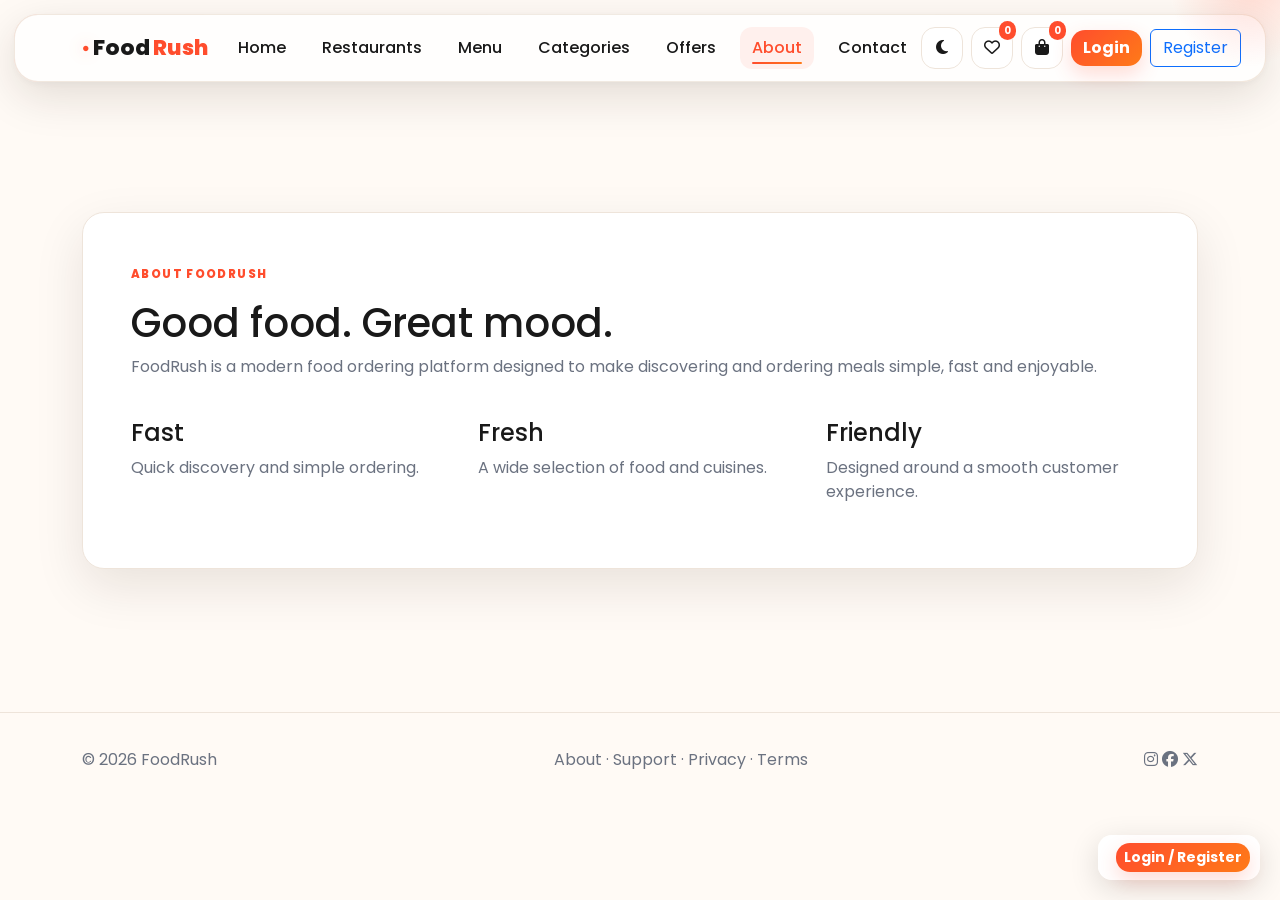
<file: about.html>
<!doctype html><html lang="en"><head><meta charset="utf-8"><meta name="viewport" content="width=device-width,initial-scale=1"><title>FoodRush — About FoodRush</title><link rel="preconnect" href="https://fonts.googleapis.com"><link href="https://fonts.googleapis.com/css2?family=Poppins:wght@400;500;600;700;800&display=swap" rel="stylesheet"><link href="https://cdn.jsdelivr.net/npm/bootstrap@5.3.3/dist/css/bootstrap.min.css" rel="stylesheet"><link href="https://cdnjs.cloudflare.com/ajax/libs/font-awesome/6.7.2/css/all.min.css" rel="stylesheet"><link rel="stylesheet" href="assets/css/style.css"></head><body>
<header class="navbar-wrap"><nav class="navbar navbar-expand-lg"><div class="container"><a class="navbar-brand fw-800" href="index.html"><span class="logo-dot">●</span> Food<span>Rush</span></a><button class="navbar-toggler" data-bs-toggle="collapse" data-bs-target="#nav"><i class="fa-solid fa-bars"></i></button><div id="nav" class="collapse navbar-collapse"><ul class="navbar-nav mx-auto gap-lg-2">
<li><a class="nav-link" href="index.html">Home</a></li><li><a class="nav-link" href="restaurants.html">Restaurants</a></li><li><a class="nav-link" href="menu.html">Menu</a></li><li><a class="nav-link" href="categories.html">Categories</a></li><li><a class="nav-link" href="offers.html">Offers</a></li><li><a class="nav-link" href="about.html">About</a></li><li><a class="nav-link" href="contact.html">Contact</a></li></ul><div class="d-flex align-items-center gap-2"><button id="theme" class="icon-btn" title="Toggle theme"><i class="fa-solid fa-moon"></i></button><button class="icon-btn" onclick="openWishlist()"><i class="fa-regular fa-heart"></i><b id="wishCount">0</b></button><button class="icon-btn" onclick="openCart()"><i class="fa-solid fa-bag-shopping"></i><b id="cartCount">0</b></button><a data-main-login href="auth.html" class="btn btn-brand">Login</a><a data-main-register href="auth.html#register" class="btn btn-outline-primary">Register</a><button data-main-logout class="btn btn-outline-danger" onclick="foodrushLogout()" style="display:none;">Logout</button></div></div></div></nav></header>
<main><section class="section page-top"><div class="container"><div class="glass p-5"><p class="eyebrow">ABOUT FOODRUSH</p><h1>Good food. Great mood.</h1><p class="muted">FoodRush is a modern food ordering platform designed to make discovering and ordering meals simple, fast and enjoyable.</p><div class="row g-4 mt-3"><div class="col-md-4"><h4>Fast</h4><p class="muted">Quick discovery and simple ordering.</p></div><div class="col-md-4"><h4>Fresh</h4><p class="muted">A wide selection of food and cuisines.</p></div><div class="col-md-4"><h4>Friendly</h4><p class="muted">Designed around a smooth customer experience.</p></div></div></div></div></section></main><footer><div class="container d-flex flex-wrap justify-content-between gap-3"><span>© 2026 FoodRush</span><span><a href="about.html">About</a> · <a href="contact.html">Support</a> · Privacy · Terms</span><span><i class="fa-brands fa-instagram"></i> <i class="fa-brands fa-facebook"></i> <i class="fa-brands fa-x-twitter"></i></span></div></footer><div id="modal" class="modal-shell" hidden></div><div id="toast" class="toastx"></div><script src="https://cdn.jsdelivr.net/npm/bootstrap@5.3.3/dist/js/bootstrap.bundle.min.js"></script><script src="assets/js/app.js"></script>
<div id="fr-auth-controls"
     style="position:fixed;right:20px;bottom:20px;z-index:10000;display:flex;gap:8px;align-items:center;background:rgba(255,255,255,.96);padding:8px 10px;border-radius:14px;box-shadow:0 8px 30px rgba(0,0,0,.14);">
  <span data-fr-user class="small fw-semibold"></span>
  <a data-fr-login href="auth.html" class="btn btn-brand btn-sm">Login / Register</a>
  <button data-fr-logout type="button" onclick="foodrushLogout()" class="btn btn-outline-danger btn-sm" style="display:none;">Logout</button>
</div>

<script>
(function(){
  window.foodrushLogout = function(){
    localStorage.removeItem('fr_user');
    localStorage.removeItem('fr_cart');
    localStorage.removeItem('fr_checkout_user');
    window.location.href='auth.html';
  };
  window.updateFoodRushAuth = function(){
    var user = null;
    try { user = JSON.parse(localStorage.getItem('fr_user') || 'null'); } catch(e) {}
    document.querySelectorAll('[data-fr-login]').forEach(function(el){
      el.style.display = user ? 'none' : '';
    });
    document.querySelectorAll('[data-fr-logout]').forEach(function(el){
      el.style.display = user ? '' : 'none';
    });
    document.querySelectorAll('[data-fr-user]').forEach(function(el){
      el.textContent = user ? (user.name || user.email || 'Account') : '';
    });
  };
  document.addEventListener('DOMContentLoaded', window.updateFoodRushAuth);
})();
</script>


<script>

/* FoodRush premium motion engine */
(function(){
  const ready = () => {
    document.body.classList.add('fr-ready');

    const header = document.querySelector('.navbar-wrap');
    if(header){
      const onScroll = () => header.classList.toggle('scrolled', window.scrollY > 16);
      onScroll();
      window.addEventListener('scroll', onScroll, {passive:true});

      const path = location.pathname.split('/').pop() || 'index.html';
      header.querySelectorAll('.nav-link').forEach(link => {
        const href = (link.getAttribute('href') || '').split('?')[0].split('#')[0];
        if(href === path || (path === '' && href === 'index.html')){
          link.classList.add('active');
          link.setAttribute('aria-current','page');
        }
      });
    }

    const targets = document.querySelectorAll(
      'main > section, main .section, main .card, main .category-card, main .restaurant-card, main .food-card, main .glass, main .offer-banner, footer'
    );
    targets.forEach((el, i) => {
      if(el.closest('.modal-shell')) return;
      el.classList.add(i % 3 === 0 ? 'reveal' : 'reveal-scale');
      el.style.transitionDelay = Math.min((i % 6) * 55, 275) + 'ms';
    });

    if('IntersectionObserver' in window){
      const observer = new IntersectionObserver((entries, obs) => {
        entries.forEach(entry => {
          if(entry.isIntersecting){
            entry.target.classList.add('is-visible');
            obs.unobserve(entry.target);
          }
        });
      }, {threshold:.10, rootMargin:'0px 0px -45px'});
      document.querySelectorAll('.reveal,.reveal-scale').forEach(el => observer.observe(el));
    }else{
      document.querySelectorAll('.reveal,.reveal-scale').forEach(el => el.classList.add('is-visible'));
    }

    document.querySelectorAll('.btn-brand,.btn:not(.navbar-toggler)').forEach(btn => {
      if(btn.dataset.rippleBound) return;
      btn.dataset.rippleBound = '1';
      btn.addEventListener('click', function(e){
        if(this.disabled) return;
        const rect = this.getBoundingClientRect();
        const ripple = document.createElement('span');
        ripple.className = 'fr-ripple';
        const size = Math.max(rect.width, rect.height) * .32;
        ripple.style.width = ripple.style.height = size + 'px';
        ripple.style.left = (e.clientX - rect.left - size/2) + 'px';
        ripple.style.top = (e.clientY - rect.top - size/2) + 'px';
        this.appendChild(ripple);
        setTimeout(() => ripple.remove(), 650);
      });
    });

    // Gentle tilt for desktop food/restaurant cards.
    if(window.matchMedia('(pointer:fine)').matches && !window.matchMedia('(prefers-reduced-motion:reduce)').matches){
      document.querySelectorAll('.food-card,.restaurant-card,.category-card').forEach(card => {
        card.addEventListener('mousemove', e => {
          const r = card.getBoundingClientRect();
          const x = (e.clientX-r.left)/r.width-.5;
          const y = (e.clientY-r.top)/r.height-.5;
          card.style.transform = `translateY(-7px) perspective(700px) rotateX(${(-y*2).toFixed(2)}deg) rotateY(${(x*2).toFixed(2)}deg)`;
        });
        card.addEventListener('mouseleave', () => card.style.transform = '');
      });
    }
  };

  if(document.readyState === 'loading') document.addEventListener('DOMContentLoaded', ready);
  else ready();
})();

</script>
</body></html>
</file>
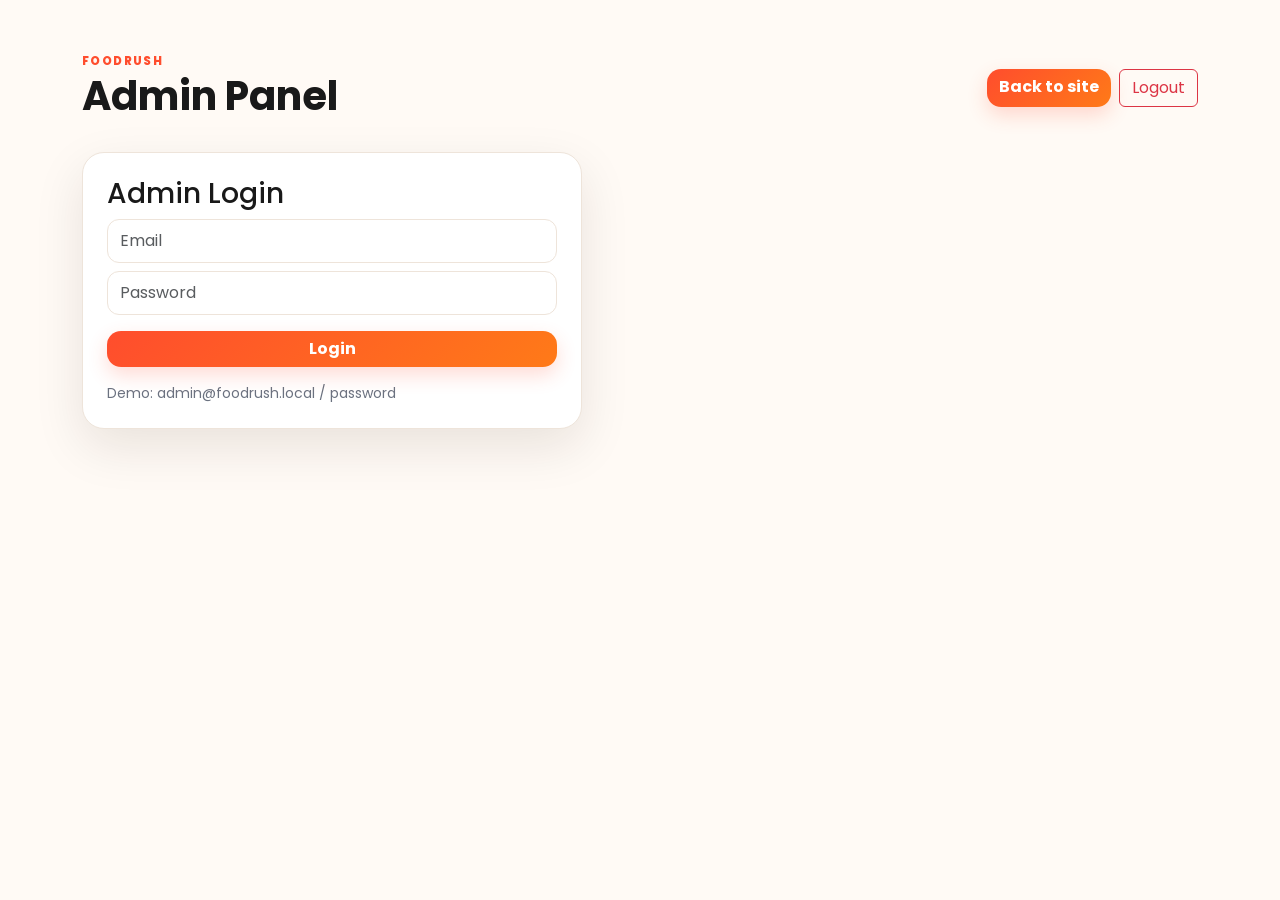
<file: admin.html>
<!doctype html>
<html lang="en">
<head>
<meta charset="utf-8">
<meta name="viewport" content="width=device-width,initial-scale=1">
<title>FoodRush Admin</title>
<link href="https://fonts.googleapis.com/css2?family=Poppins:wght@400;500;600;700;800&display=swap" rel="stylesheet">
<link href="https://cdn.jsdelivr.net/npm/bootstrap@5.3.3/dist/css/bootstrap.min.css" rel="stylesheet">
<link rel="stylesheet" href="assets/css/style.css">
<style>
.admin-table img{width:56px;height:44px;object-fit:cover;border-radius:10px}
.action-btns{display:flex;gap:6px;flex-wrap:wrap}
.modal-backdrop-lite{position:fixed!important;top:0!important;left:0!important;right:0!important;bottom:0!important;width:100vw!important;height:100vh!important;height:100dvh!important;background:rgba(0,0,0,.55);z-index:2147483000;display:none;align-items:center;justify-content:center;padding:20px}
.modal-card{background:var(--bs-body-bg,#fff);border-radius:20px;width:min(620px,100%);max-height:90vh;overflow:auto;padding:24px;box-shadow:0 20px 60px rgba(0,0,0,.25)}
</style>
</head>
<body>
<div class="container py-5">
  <div class="d-flex justify-content-between align-items-center mb-4">
    <div><span class="eyebrow">FOODRUSH</span><h1 class="fw-bold">Admin Panel</h1></div>
    <div class="d-flex gap-2"><a href="index.html" class="btn btn-brand">Back to site</a><button class="btn btn-outline-danger" onclick="adminLogout()">Logout</button></div>
  </div>

  <div id="login" class="glass p-4" style="max-width:500px">
    <h3>Admin Login</h3>
    <input id="ae" class="form-control mb-2" placeholder="Email">
    <input id="ap" type="password" class="form-control mb-3" placeholder="Password">
    <button class="btn btn-brand w-100" onclick="adminLogin()">Login</button>
    <p class="small muted mt-3 mb-0">Demo: admin@foodrush.local / password</p>
  </div>

  <div id="panel" hidden></div>
</div>

<div id="editModal" class="modal-backdrop-lite">
  <div class="modal-card">
    <div class="d-flex justify-content-between align-items-center mb-3">
      <h4 id="modalTitle" class="mb-0">Edit</h4>
      <button class="btn-close" onclick="closeEditor()"></button>
    </div>
    <div id="editorFields"></div>
  </div>
</div>

<script>
const DEFAULT_FOODS = [{"id":1,"name":"Hyderabadi Chicken Biryani","description":"Aromatic basmati rice, tender chicken and signature spices.","cat":"Biryani","restaurant":"Spice Route","price":299,"discount":10,"rating":"4.9","image":"","imagePath":"assets/images/foods/Chicken biryani.jpg"},{"id":2,"name":"Paneer Butter Masala","description":"Creamy tomato gravy with soft paneer.","cat":"Indian","restaurant":"Spice Route","price":229,"discount":8,"rating":"4.7","image":"","imagePath":"assets/images/foods/Gobi.jpg"},{"id":3,"name":"Margherita Pizza","description":"Classic tomato, mozzarella and basil.","cat":"Pizza","restaurant":"Urban Bites","price":249,"discount":15,"rating":"4.8","image":"","imagePath":"assets/images/foods/Margherita Pizza.jpg"},{"id":4,"name":"Farmhouse Pizza","description":"Loaded with fresh vegetables and cheese.","cat":"Pizza","restaurant":"Urban Bites","price":329,"discount":12,"rating":"4.7","image":"","imagePath":"assets/images/foods/Margherita Pizza.jpg"},{"id":5,"name":"Classic Smash Burger","description":"Double smashed patty with cheese and house sauce.","cat":"Burgers","restaurant":"Burger Lab","price":219,"discount":10,"rating":"4.8","image":"","imagePath":"assets/images/foods/burger.jpg"},{"id":6,"name":"Loaded Fries","description":"Crispy fries with cheese and signature seasoning.","cat":"Fast Food","restaurant":"Burger Lab","price":149,"discount":5,"rating":"4.5","image":"","imagePath":"assets/images/foods/French Fries.jpg"},{"id":7,"name":"Power Salad Bowl","description":"Fresh greens, grains, vegetables and dressing.","cat":"Healthy Food","restaurant":"Green Bowl","price":199,"discount":15,"rating":"4.6","image":"","imagePath":"assets/images/foods/Fruit Salad.jpg"},{"id":8,"name":"Berry Smoothie","description":"Mixed berries blended with yogurt and honey.","cat":"Beverages","restaurant":"Green Bowl","price":159,"discount":10,"rating":"4.6","image":"","imagePath":"assets/images/foods/drinks.jpg"},{"id":9,"name":"Veg Hakka Noodles","description":"Wok-tossed noodles with vegetables.","cat":"Chinese","restaurant":"Chopsticks","price":189,"discount":10,"rating":"4.5","image":"","imagePath":"assets/images/foods/hakkanoodles.jpg"},{"id":10,"name":"Chicken Fried Rice","description":"Fragrant rice wok-tossed with chicken and vegetables.","cat":"Chinese","restaurant":"Chopsticks","price":229,"discount":8,"rating":"4.6","image":"","imagePath":"assets/images/foods/Full Meals.jpg"},{"id":11,"name":"Mutton Biryani","description":"Slow-cooked mutton with fragrant basmati rice and spices.","cat":"Biryani","restaurant":"Spice Route","price":349,"discount":12,"rating":"4.8","image":"","imagePath":"assets/images/foods/Chicken biryani.jpg"},{"id":12,"name":"Egg Biryani","description":"Spiced basmati rice layered with boiled eggs.","cat":"Biryani","restaurant":"Spice Route","price":219,"discount":8,"rating":"4.6","image":"","imagePath":"assets/images/foods/Chicken biryani.jpg"},{"id":13,"name":"Dal Tadka","description":"Yellow lentils tempered with cumin, garlic and chillies.","cat":"Indian","restaurant":"Spice Route","price":149,"discount":5,"rating":"4.6","image":"","imagePath":"assets/images/foods/Gobi.jpg"},{"id":14,"name":"Butter Naan","description":"Soft tandoor naan brushed with butter.","cat":"Indian","restaurant":"Spice Route","price":59,"discount":0,"rating":"4.7","image":"","imagePath":"assets/images/foods/Full Meals.jpg"},{"id":15,"name":"Chicken Tikka","description":"Char-grilled chicken pieces marinated in aromatic spices.","cat":"Indian","restaurant":"Spice Route","price":279,"discount":10,"rating":"4.7","image":"","imagePath":"assets/images/foods/Chicken biryani.jpg"},{"id":16,"name":"Veg Korma","description":"Mixed vegetables in a rich creamy curry.","cat":"Indian","restaurant":"Spice Route","price":189,"discount":8,"rating":"4.5","image":"","imagePath":"assets/images/foods/Gobi.jpg"},{"id":17,"name":"Pepperoni Pizza","description":"Cheesy pizza topped with spicy pepperoni.","cat":"Pizza","restaurant":"Urban Bites","price":349,"discount":15,"rating":"4.8","image":"","imagePath":"assets/images/foods/Margherita Pizza.jpg"},{"id":18,"name":"Cheese Burst Pizza","description":"Loaded with mozzarella and a creamy cheese center.","cat":"Pizza","restaurant":"Urban Bites","price":379,"discount":12,"rating":"4.7","image":"","imagePath":"assets/images/foods/Margherita Pizza.jpg"},{"id":19,"name":"BBQ Chicken Pizza","description":"Smoky BBQ chicken with onions and mozzarella.","cat":"Pizza","restaurant":"Urban Bites","price":369,"discount":10,"rating":"4.6","image":"","imagePath":"assets/images/foods/Margherita Pizza.jpg"},{"id":20,"name":"Veggie Delight Pizza","description":"Bell peppers, olives, onions and sweet corn.","cat":"Pizza","restaurant":"Urban Bites","price":299,"discount":10,"rating":"4.6","image":"","imagePath":"assets/images/foods/Margherita Pizza.jpg"},{"id":21,"name":"Garlic Bread","description":"Toasted bread with garlic butter and herbs.","cat":"Pizza","restaurant":"Urban Bites","price":129,"discount":5,"rating":"4.5","image":"","imagePath":"assets/images/foods/dessert.jpg"},{"id":22,"name":"Chocolate Lava Cake","description":"Warm chocolate cake with a molten center.","cat":"Desserts","restaurant":"Urban Bites","price":169,"discount":8,"rating":"4.8","image":"","imagePath":"assets/images/foods/Birthday Cake.jpg"},{"id":23,"name":"Cheese Burger","description":"Crispy patty, cheddar, lettuce and signature sauce.","cat":"Burgers","restaurant":"Burger Lab","price":199,"discount":10,"rating":"4.7","image":"","imagePath":"assets/images/foods/burger.jpg"},{"id":24,"name":"Chicken Zinger Burger","description":"Crunchy chicken fillet with spicy mayo.","cat":"Burgers","restaurant":"Burger Lab","price":239,"discount":12,"rating":"4.8","image":"","imagePath":"assets/images/foods/burger.jpg"},{"id":25,"name":"Veggie Burger","description":"Crispy vegetable patty with fresh lettuce.","cat":"Burgers","restaurant":"Burger Lab","price":179,"discount":8,"rating":"4.5","image":"","imagePath":"assets/images/foods/burger.jpg"},{"id":26,"name":"Chicken Wings","description":"Crispy wings tossed in smoky spicy sauce.","cat":"Fast Food","restaurant":"Burger Lab","price":229,"discount":10,"rating":"4.7","image":"","imagePath":"assets/images/foods/Chicken biryani.jpg"},{"id":27,"name":"Peri Peri Fries","description":"Crispy fries with fiery peri peri seasoning.","cat":"Fast Food","restaurant":"Burger Lab","price":139,"discount":5,"rating":"4.5","image":"","imagePath":"assets/images/foods/French Fries.jpg"},{"id":28,"name":"Chicken Nuggets","description":"Golden chicken nuggets served with dip.","cat":"Fast Food","restaurant":"Burger Lab","price":179,"discount":5,"rating":"4.6","image":"","imagePath":"assets/images/foods/Chicken biryani.jpg"},{"id":29,"name":"Cold Coffee","description":"Chilled creamy coffee topped with foam.","cat":"Beverages","restaurant":"Burger Lab","price":129,"discount":10,"rating":"4.6","image":"","imagePath":"assets/images/foods/coffee.jpg"},{"id":30,"name":"Mango Shake","description":"Fresh mango blended into a creamy shake.","cat":"Beverages","restaurant":"Burger Lab","price":149,"discount":5,"rating":"4.7","image":"","imagePath":"assets/images/foods/drinks.jpg"},{"id":31,"name":"Paneer Salad","description":"Fresh greens with grilled paneer and dressing.","cat":"Healthy Food","restaurant":"Green Bowl","price":219,"discount":10,"rating":"4.6","image":"","imagePath":"assets/images/foods/Fruit Salad.jpg"},{"id":32,"name":"Quinoa Bowl","description":"Quinoa, roasted vegetables and herbs.","cat":"Healthy Food","restaurant":"Green Bowl","price":239,"discount":12,"rating":"4.5","image":"","imagePath":"assets/images/foods/Fruit Salad.jpg"},{"id":33,"name":"Avocado Toast","description":"Toasted bread topped with seasoned avocado.","cat":"Healthy Food","restaurant":"Green Bowl","price":199,"discount":8,"rating":"4.6","image":"","imagePath":"assets/images/foods/Fruit Salad.jpg"},{"id":34,"name":"Green Detox Juice","description":"Cucumber, apple, spinach and lemon blend.","cat":"Beverages","restaurant":"Green Bowl","price":139,"discount":5,"rating":"4.4","image":"","imagePath":"assets/images/foods/drinks.jpg"},{"id":35,"name":"Fruit Yogurt Bowl","description":"Seasonal fruits with creamy yogurt and granola.","cat":"Desserts","restaurant":"Green Bowl","price":179,"discount":10,"rating":"4.5","image":"","imagePath":"assets/images/foods/Fruit Salad.jpg"},{"id":36,"name":"Chicken Manchurian","description":"Crispy chicken tossed in tangy Manchurian sauce.","cat":"Chinese","restaurant":"Chopsticks","price":249,"discount":10,"rating":"4.7","image":"","imagePath":"assets/images/foods/Chicken biryani.jpg"},{"id":37,"name":"Veg Manchurian","description":"Vegetable dumplings in a spicy Indo-Chinese sauce.","cat":"Chinese","restaurant":"Chopsticks","price":199,"discount":8,"rating":"4.6","image":"","imagePath":"assets/images/foods/dessert.jpg"},{"id":38,"name":"Schezwan Fried Rice","description":"Spicy wok-fried rice with vegetables.","cat":"Chinese","restaurant":"Chopsticks","price":209,"discount":10,"rating":"4.6","image":"","imagePath":"assets/images/foods/Full Meals.jpg"},{"id":39,"name":"Chilli Paneer","description":"Crispy paneer with peppers in chilli sauce.","cat":"Chinese","restaurant":"Chopsticks","price":229,"discount":8,"rating":"4.7","image":"","imagePath":"assets/images/foods/Gobi.jpg"},{"id":40,"name":"Spring Rolls","description":"Crispy rolls stuffed with seasoned vegetables.","cat":"Chinese","restaurant":"Chopsticks","price":159,"discount":5,"rating":"4.5","image":"","imagePath":"assets/images/foods/Momo.jpg"},{"id":41,"name":"Lemon Iced Tea","description":"Refreshing iced tea with fresh lemon.","cat":"Beverages","restaurant":"Chopsticks","price":99,"discount":0,"rating":"4.4","image":"","imagePath":"assets/images/foods/drinks.jpg"},{"id":42,"name":"Masala Dosa","description":"Crispy dosa with potato masala and chutneys.","cat":"South Indian","restaurant":"Spice Route","price":129,"discount":5,"rating":"4.8","image":"","imagePath":"assets/images/foods/Full Meals.jpg"},{"id":43,"name":"Idli Sambar","description":"Soft idlis served with hot sambar and chutney.","cat":"South Indian","restaurant":"Spice Route","price":99,"discount":0,"rating":"4.6","image":"","imagePath":"assets/images/foods/Full Meals.jpg"},{"id":44,"name":"Medu Vada","description":"Crispy lentil fritters with sambar and chutney.","cat":"South Indian","restaurant":"Spice Route","price":109,"discount":5,"rating":"4.6","image":"","imagePath":"assets/images/foods/Full Meals.jpg"},{"id":45,"name":"Gulab Jamun","description":"Soft milk dumplings soaked in fragrant syrup.","cat":"Desserts","restaurant":"Urban Bites","price":99,"discount":0,"rating":"4.7","image":"","imagePath":"assets/images/foods/dessert.jpg"},{"id":46,"name":"Brownie Sundae","description":"Warm chocolate brownie with vanilla ice cream.","cat":"Desserts","restaurant":"Urban Bites","price":199,"discount":10,"rating":"4.8","image":"","imagePath":"assets/images/foods/Birthday Cake.jpg"},{"id":47,"name":"Red Velvet Cake","description":"Moist red velvet sponge with cream cheese frosting.","cat":"Desserts","restaurant":"Burger Lab","price":189,"discount":8,"rating":"4.7","image":"","imagePath":"assets/images/foods/Birthday Cake.jpg"},{"id":48,"name":"Classic Cheesecake","description":"Creamy cheesecake with a buttery biscuit base.","cat":"Desserts","restaurant":"Green Bowl","price":219,"discount":10,"rating":"4.8","image":"","imagePath":"assets/images/foods/Birthday Cake.jpg"},{"id":49,"name":"Ice Cream Sundae","description":"Vanilla ice cream with chocolate sauce and nuts.","cat":"Desserts","restaurant":"Chopsticks","price":159,"discount":5,"rating":"4.6","image":"","imagePath":"assets/images/foods/Ice Cream.jpg"},{"id":50,"name":"Fresh Lime Soda","description":"Chilled lime soda with a refreshing fizz.","cat":"Beverages","restaurant":"Chopsticks","price":89,"discount":0,"rating":"4.5","image":"","imagePath":"assets/images/foods/drinks.jpg"}];
let foods = JSON.parse(localStorage.getItem('fr_foods') || '[]');
// Seed the admin food catalogue once. This fixes the empty "No food items yet" state
// on a fresh GitHub Pages/static deployment while keeping Add/Edit/Delete persistent.
if(!localStorage.getItem('fr_foods_seeded')){
  if(!Array.isArray(foods) || foods.length===0) foods=DEFAULT_FOODS.map(f=>({...f}));
  localStorage.setItem('fr_foods_seeded','true');
  localStorage.setItem('fr_foods',JSON.stringify(foods));
}

const DEFAULT_RESTAURANTS=['Spice Route','Urban Bites','The Curry House','Pizza Craft','Tandoori Tales','Wok This Way','South Street','Sweet Truth'];
const DEFAULT_CUISINES=['Indian','Fast Food','North Indian','Italian','Mughlai','Chinese','South Indian','Desserts'];
const DEFAULT_REST_PICS=['assets/images/foods/Chicken biryani.jpg','assets/images/foods/burger.jpg','assets/images/foods/Margherita Pizza.jpg','assets/images/foods/hakkanoodles.jpg','assets/images/foods/cbiryani.jpg','assets/images/foods/French Fries.jpg','assets/images/foods/Full Meals.jpg','assets/images/foods/Birthday Cake.jpg'];
function normalizeRestaurants(raw){
  if(!Array.isArray(raw)||!raw.length) return DEFAULT_RESTAURANTS.map((name,i)=>({id:i+1,name,cuisine:DEFAULT_CUISINES[i],rating:(4.2+(i%5)/10).toFixed(1),time:(20+i*4)+' min',price:150+i*50,image:DEFAULT_REST_PICS[i],imagePath:''}));
  return raw.map((r,i)=>({id:r.id||Date.now()+i,name:String(r.name||'Restaurant '+(i+1)).trim(),cuisine:String(r.cuisine||'Indian'),rating:String(r.rating||'4.5'),time:String(r.time||'30 min'),price:Number(r.price||200),image:String(r.image||DEFAULT_REST_PICS[i%DEFAULT_REST_PICS.length]),imagePath:String(r.imagePath||'')})).filter(r=>r.name);
}
let restaurants=normalizeRestaurants(JSON.parse(localStorage.getItem('fr_restaurants')||'[]'));
localStorage.setItem('fr_restaurants',JSON.stringify(restaurants));
const DEFAULT_CATS=['Pizza','Burgers','Biryani','Indian','Chinese','South Indian','Desserts','Beverages','Fast Food','Healthy Food','Cakes','Ice Cream'];
const DEFAULT_CAT_PICS=['1548365328-8b849e723a9b','1568901346375-23c9450c58cd','1563376780353-7e6692767b70','1601050690597-df0568f70950','1563245372-f21724e3856d','1630383249896-424e482df921','1551024506-0bccd828d307','1544145945-f90425340c7e','1521305916504-4a1121188582','1512621776951-a57141f2eefd','1578985545062-69928b1d9587','1563805042-7684c019e1cb'];
function normalizeCats(raw){
  if(!Array.isArray(raw)||!raw.length) return DEFAULT_CATS.map((name,i)=>({name,image:DEFAULT_CAT_PICS[i],imagePath:''}));
  return raw.map((c,i)=>typeof c==='string'?{name:c,image:DEFAULT_CAT_PICS[i%DEFAULT_CAT_PICS.length],imagePath:''}:{name:String(c?.name||c?.title||'').trim(),image:String(c?.image||''),imagePath:String(c?.imagePath||'')}).filter(c=>c.name);
}
let cats = normalizeCats(JSON.parse(localStorage.getItem('fr_cats') || '[]'));
localStorage.setItem('fr_cats',JSON.stringify(cats));

function esc(v){return String(v??'').replace(/[&<>"']/g,m=>({'&':'&amp;','<':'&lt;','>':'&gt;','"':'&quot;',"'":'&#039;'}[m]));}
function save(){
  try{
    localStorage.setItem('fr_foods',JSON.stringify(foods));
    localStorage.setItem('fr_cats',JSON.stringify(cats));
    localStorage.setItem('fr_restaurants',JSON.stringify(restaurants));
    return true;
  }catch(err){
    console.error(err);
    alert('The image could not be saved because browser storage is full. Please use a smaller picture or delete an old uploaded picture.');
    return false;
  }
}

function compressUploadedImage(file, maxW=700, maxH=700, quality=.72){
  return new Promise((resolve,reject)=>{
    const reader=new FileReader();
    reader.onerror=()=>reject(new Error('Could not read the image.'));
    reader.onload=e=>{
      const img=new Image();
      img.onerror=()=>reject(new Error('Could not decode the image.'));
      img.onload=()=>{
        const scale=Math.min(1,maxW/img.naturalWidth,maxH/img.naturalHeight);
        const canvas=document.createElement('canvas');
        canvas.width=Math.max(1,Math.round(img.naturalWidth*scale));
        canvas.height=Math.max(1,Math.round(img.naturalHeight*scale));
        const ctx=canvas.getContext('2d');
        ctx.drawImage(img,0,0,canvas.width,canvas.height);
        resolve(canvas.toDataURL('image/jpeg',quality));
      };
      img.src=e.target.result;
    };
    reader.readAsDataURL(file);
  });
}

function clearImageChoice(prefix, keep){
  const upload=document.getElementById(prefix+'Upload');
  const image=document.getElementById(prefix+'Image');
  const path=document.getElementById(prefix+'ImagePath');
  if(keep!=='upload' && upload) upload.value='';
  if(keep!=='image' && image) image.value='';
  if(keep!=='path' && path) path.value='';
}

function adminLogin(){
  if(ae.value==='admin@foodrush.local' && ap.value==='password'){
    localStorage.setItem('fr_admin','true');
    login.hidden=true; render();
  } else alert('Invalid admin credentials');
}
function adminLogout(){localStorage.removeItem('fr_admin');location.reload();}
function render(){
  panel.hidden=false;
  panel.innerHTML=`
  <div class="row g-4">
    <div class="col-md-4"><div class="glass p-4"><h4>${foods.length}</h4><p class="muted mb-0">Food items</p></div></div>
    <div class="col-md-4"><div class="glass p-4"><h4>${cats.length}</h4><p class="muted mb-0">Categories</p></div></div>
    <div class="col-md-4"><div class="glass p-4"><h4>Full CRUD</h4><p class="muted mb-0">Add · Edit · Delete</p></div></div>
  </div>

  <div class="glass p-4 mt-4">
    <div class="d-flex justify-content-between align-items-center mb-3">
      <h3 class="mb-0">Manage Categories</h3>
      <button class="btn btn-brand" onclick="openCategoryEditor(-1)">+ Add Category</button>
    </div>
    <div class="table-responsive">
      <table class="table align-middle">
        <thead><tr><th>#</th><th>Picture</th><th>Category</th><th>Actions</th></tr></thead>
        <tbody id="catlist"></tbody>
      </table>
    </div>
  </div>

  <div class="glass p-4 mt-4">
    <div class="d-flex justify-content-between align-items-center mb-3">
      <h3 class="mb-0">Manage Restaurants</h3>
      <button class="btn btn-brand" onclick="openRestaurantEditor(-1)">+ Add Restaurant</button>
    </div>
    <div class="table-responsive">
      <table class="table align-middle admin-table">
        <thead><tr><th>#</th><th>Picture</th><th>Restaurant</th><th>Cuisine</th><th>Rating</th><th>Delivery</th><th>Actions</th></tr></thead>
        <tbody id="restaurantlist"></tbody>
      </table>
    </div>
  </div>

  <div class="glass p-4 mt-4">
    <div class="d-flex justify-content-between align-items-center mb-3">
      <h3 class="mb-0">Manage Foods</h3>
      <button class="btn btn-brand" onclick="openFoodEditor(-1)">+ Add Food</button>
    </div>
    <div class="table-responsive">
      <table class="table align-middle admin-table">
        <thead><tr><th>Food</th><th>Price</th><th>Category</th><th>Restaurant</th><th>Rating</th><th>Actions</th></tr></thead>
        <tbody id="foodlist"></tbody>
      </table>
    </div>
  </div>`;
  draw();
}
function draw(){
  restaurantlist.innerHTML = restaurants.map((r,i)=>{ const src=esc(imageUrl(r.image,r.imagePath)); const fallback=esc(imageUrl(DEFAULT_REST_PICS[i%DEFAULT_REST_PICS.length],'')); return `<tr><td>${i+1}</td><td><img src="${src || fallback}" alt="${esc(r.name)}" style="width:70px;height:52px;object-fit:cover;border-radius:10px" onerror="if(this.dataset.fallbackApplied!=='1'){this.dataset.fallbackApplied='1';this.src='${fallback}';}else{this.style.display='block';}"></td><td><strong>${esc(r.name)}</strong></td><td>${esc(r.cuisine)}</td><td>★ ${esc(r.rating)}</td><td>${esc(r.time)}</td><td><div class="action-btns"><button class="btn btn-sm btn-outline-primary" onclick="openRestaurantEditor(${i})">Edit</button><button class="btn btn-sm btn-outline-danger" onclick="delRestaurant(${i})">Delete</button></div></td></tr>`; }).join('') || '<tr><td colspan="7" class="text-muted">No restaurants yet.</td></tr>';
  catlist.innerHTML = cats.map((c,i)=>{
    const src=esc(imageUrl(c.image,c.imagePath));
    return `<tr><td>${i+1}</td><td><img src="${src}" style="width:56px;height:44px;object-fit:cover;border-radius:10px" onerror="this.style.display='none'"></td><td><strong>${esc(c.name)}</strong></td><td><div class="action-btns"><button class="btn btn-sm btn-outline-primary" onclick="openCategoryEditor(${i})">Edit</button><button class="btn btn-sm btn-outline-danger" onclick="delCat(${i})">Delete</button></div></td></tr>`;
  }).join('') || '<tr><td colspan="4" class="text-muted">No categories yet.</td></tr>';

  foodlist.innerHTML = foods.map((f,i)=>`
    <tr>
      <td><div class="d-flex align-items-center gap-2">
        <img src="${esc(imageUrl(f.image, f.imagePath))}" onerror="this.style.display='none'">
        <div><strong>${esc(f.name)}</strong><div class="small text-muted">${esc(f.description||'')}</div></div>
      </div></td>
      <td>₹${Number(f.price||0)}</td>
      <td>${esc(f.cat)}</td>
      <td>${esc(f.restaurant||'FoodRush Kitchen')}</td>
      <td>★ ${esc(f.rating||'4.5')}</td>
      <td><div class="action-btns">
        <button class="btn btn-sm btn-outline-primary" onclick="openFoodEditor(${i})">Edit</button>
        <button class="btn btn-sm btn-outline-danger" onclick="delFood(${i})">Delete</button>
      </div></td>
    </tr>`).join('') ||
    '<tr><td colspan="6" class="text-muted">No food items yet.</td></tr>';
}
function imageUrl(image, imagePath){
  if(imagePath && String(imagePath).trim()) return String(imagePath).trim();
  if(!image)return '';
  const value=String(image).trim();
  if(value.startsWith('data:image/')) return value;
  if(/^https?:\/\//i.test(value)) return value;
  // Treat project-relative/local image paths as real paths, not Unsplash IDs.
  if(/^(?:\.?\/?assets\/|\/|[^:]+\.(?:jpe?g|png|webp|gif|svg)(?:\?.*)?$)/i.test(value)) return value;
  return 'https://images.unsplash.com/photo-'+value+'?auto=format&fit=crop&w=400&q=80';
}
function openCategoryEditor(i){
  const editing=i>=0, c=editing?cats[i]:{name:'',image:'',imagePath:''};
  document.getElementById('modalTitle').textContent=editing?'Edit Category':'Add Category';
  document.getElementById('editorFields').innerHTML=`
    <div class="row g-3">
      <div class="col-12"><label class="form-label">Category name</label><input id="editCatName" class="form-control" value="${esc(c.name)}" placeholder="e.g. Pizza"></div>
      <div class="col-12">
        <label class="form-label">Insert category picture</label>
        <input id="editCatUpload" type="file" accept="image/*" class="form-control" onchange="previewCategoryUpload(this)">
        <div class="form-text">Choose JPG, PNG or WebP. The selected picture is compressed and stored in this browser so it remains after refresh. Choosing this option clears URL and Path.</div>
      </div>
      <div class="col-12"><label class="form-label">Image URL or Unsplash photo ID</label><input id="editCatImage" class="form-control" value="${esc((c.image||'').startsWith('data:image/')?'':(c.image||''))}" placeholder="https://... or Unsplash photo ID" oninput="previewCategoryField('image')"></div>
      <div class="col-12"><label class="form-label">Image Path</label><input id="editCatImagePath" class="form-control" value="${esc(c.imagePath||'')}" placeholder="assets/images/categories/pizza.jpg" oninput="previewCategoryField('path')"><div class="form-text">Use this only if you are NOT using picture upload or Image URL. Choosing it clears the other two options.</div></div>
      <div class="col-12"><label class="form-label">Picture preview</label><img id="editCatPreview" src="${esc(imageUrl(c.image,c.imagePath))}" style="width:180px;height:120px;object-fit:cover;border-radius:14px;${(c.image||c.imagePath)?'':'display:none'}" onerror="this.style.display='none'"></div>
    </div>
    <div class="d-flex justify-content-end gap-2 mt-4"><button class="btn btn-secondary" onclick="closeEditor()">Cancel</button><button class="btn btn-brand" onclick="saveCategory(${i})">${editing?'Save Changes':'Add Category'}</button></div>`;
  const existingCatUpload=(c.image||'').startsWith('data:image/');
  if(existingCatUpload){const p=document.getElementById('editCatPreview');p.src=c.image;p.style.display='block';p.dataset.uploadData=c.image;}
  editModal.style.display='flex';document.body.classList.add('fr-modal-open');
}
function previewCategoryUpload(input){
  const file=input.files&&input.files[0]; if(!file)return;
  if(!file.type.startsWith('image/')) return alert('Please select an image file.');
  compressUploadedImage(file).then(data=>{
    clearImageChoice('editCat','upload');
    const p=document.getElementById('editCatPreview');
    p.src=data;p.style.display='block';p.dataset.uploadData=data;
  }).catch(()=>alert('Could not process this picture.'));
}
function previewCategoryField(changed){
  const p=document.getElementById('editCatPreview'); if(!p)return;
  p.dataset.uploadData='';
  clearImageChoice('editCat',changed||'');
  const path=(document.getElementById('editCatImagePath')?.value||'').trim();
  const image=(document.getElementById('editCatImage')?.value||'').trim();
  const src=changed==='path' ? path : (changed==='image' ? (image ? imageUrl(image,'') : '') : (path || (image ? imageUrl(image,'') : '')));
  if(src){p.src=src;p.style.display='block';} else {p.removeAttribute('src');p.style.display='none';}
}
function saveCategory(i){
  const name=editCatName.value.trim();
  if(!name)return alert('Enter a category name.');
  if(cats.some((c,idx)=>idx!==i && c.name.toLowerCase()===name.toLowerCase()))return alert('Category already exists.');
  const p=document.getElementById('editCatPreview');
  const uploadData=p?.dataset.uploadData||'';
  const imageField=editCatImage.value.trim();
  const pathField=editCatImagePath.value.trim();
  const item={name,image:uploadData || imageField,imagePath:uploadData || imageField ? '' : pathField};
  if(i>=0){const old=cats[i].name;cats[i]=item;foods.forEach(f=>{if(f.cat===old)f.cat=name;});}
  else cats.push(item);
  if(save()){closeEditor();render();}
}
function delCat(i){
  if(!confirm('Delete this category? Foods using it will remain, but their category will no longer be available.'))return;
  cats.splice(i,1);save();render();
}
function openRestaurantEditor(i){
  const editing=i>=0, r=editing?restaurants[i]:{name:'',cuisine:'Indian',rating:'4.5',time:'30 min',price:200,image:'',imagePath:''};
  document.getElementById('modalTitle').textContent=editing?'Edit Restaurant':'Add Restaurant';
  document.getElementById('editorFields').innerHTML=`
    <div class="row g-3">
      <div class="col-md-6"><label class="form-label">Restaurant name</label><input id="erName" class="form-control" value="${esc(r.name)}" placeholder="e.g. Spice Route"></div>
      <div class="col-md-6"><label class="form-label">Cuisine</label><input id="erCuisine" class="form-control" value="${esc(r.cuisine)}" placeholder="Indian, Chinese, Italian..."></div>
      <div class="col-md-4"><label class="form-label">Rating</label><input id="erRating" type="number" min="0" max="5" step="0.1" class="form-control" value="${esc(r.rating)}"></div>
      <div class="col-md-4"><label class="form-label">Delivery time</label><input id="erTime" class="form-control" value="${esc(r.time)}" placeholder="30 min"></div>
      <div class="col-md-4"><label class="form-label">Average price</label><input id="erPrice" type="number" min="0" class="form-control" value="${esc(r.price)}"></div>
      <div class="col-12"><label class="form-label">Insert restaurant picture</label><input id="erUpload" type="file" accept="image/*" class="form-control" onchange="previewRestaurantUpload(this)"><div class="form-text">The selected picture is compressed and stored in this browser so it remains after refresh. Choosing this option clears URL and Path.</div></div>
      <div class="col-12"><label class="form-label">Image URL or Unsplash Photo ID</label><input id="erImage" class="form-control" value="${esc((r.image||'').startsWith('data:image/')?'':(r.image||''))}" placeholder="https://... or Unsplash photo ID" oninput="previewRestaurantField('image')"></div>
      <div class="col-12"><label class="form-label">Image Path</label><input id="erImagePath" class="form-control" value="${esc(r.imagePath||'')}" placeholder="assets/images/restaurants/spice-route.jpg" oninput="previewRestaurantField('path')"></div>
      <div class="col-12"><label class="form-label">Picture preview</label><img id="erPreview" src="${esc(imageUrl(r.image,r.imagePath))}" style="width:180px;height:120px;object-fit:cover;border-radius:14px;${(r.image||r.imagePath)?'':'display:none'}" onerror="this.style.display='none'"></div>
    </div>
    <div class="d-flex justify-content-end gap-2 mt-4"><button class="btn btn-secondary" onclick="closeEditor()">Cancel</button><button class="btn btn-brand" onclick="saveRestaurant(${i})">${editing?'Save Changes':'Add Restaurant'}</button></div>`;
  const existingRestUpload=(r.image||'').startsWith('data:image/');
  if(existingRestUpload){const p=document.getElementById('erPreview');p.src=r.image;p.style.display='block';p.dataset.uploadData=r.image;}
  editModal.style.display='flex';document.body.classList.add('fr-modal-open');
}
function previewRestaurantUpload(input){
  const file=input.files&&input.files[0]; if(!file)return;
  if(!file.type.startsWith('image/')) return alert('Please select an image file.');
  compressUploadedImage(file).then(data=>{
    clearImageChoice('er','upload');
    const p=document.getElementById('erPreview');
    p.src=data;p.style.display='block';p.dataset.uploadData=data;
  }).catch(()=>alert('Could not process this picture.'));
}
function previewRestaurantField(changed){
  const p=document.getElementById('erPreview'); if(!p)return;
  p.dataset.uploadData='';
  clearImageChoice('er',changed||'');
  const path=(document.getElementById('erImagePath')?.value||'').trim();
  const image=(document.getElementById('erImage')?.value||'').trim();
  const src=changed==='path' ? path : (changed==='image' ? (image ? imageUrl(image,'') : '') : (path || (image ? imageUrl(image,'') : '')));
  if(src){p.src=src;p.style.display='block';} else {p.removeAttribute('src');p.style.display='none';}
}
function saveRestaurant(i){
  const name=erName.value.trim(); if(!name)return alert('Restaurant name is required.');
  if(restaurants.some((r,idx)=>idx!==i&&r.name.toLowerCase()===name.toLowerCase()))return alert('Restaurant already exists.');
  const p=document.getElementById('erPreview'); const uploadData=p?.dataset.uploadData||'';
  const imageField=erImage.value.trim();
  const pathField=erImagePath.value.trim();
  const item={id:i>=0?(restaurants[i].id||Date.now()):Date.now(),name,cuisine:erCuisine.value.trim()||'Indian',rating:erRating.value||'4.5',time:erTime.value.trim()||'30 min',price:Number(erPrice.value)||200,
    image:uploadData || imageField,
    imagePath:uploadData || imageField ? '' : pathField
  };
  if(i>=0)restaurants[i]=item; else restaurants.push(item);
  if(save()){closeEditor();render();}
}
function delRestaurant(i){
  const name=restaurants[i]?.name||'this restaurant';
  if(!confirm(`Delete ${name}?`))return;
  restaurants.splice(i,1);save();render();
}

function openFoodEditor(i){
  const editing=i>=0, f=editing?foods[i]:{name:'',price:'',cat:cats[0]||'',restaurant:restaurants[0]?.name||'',rating:'4.5',discount:0,image:'',imagePath:'',description:''};
  const currentRestaurant=String(f.restaurant||'');
  const restaurantOptions=restaurants.map(r=>`<option value="${esc(r.name)}" ${r.name===currentRestaurant?'selected':''}>${esc(r.name)}</option>`).join('');
  const extraCurrent=currentRestaurant && !restaurants.some(r=>r.name===currentRestaurant) ? `<option value="${esc(currentRestaurant)}" selected>${esc(currentRestaurant)} (current)</option>` : '';
  const restaurantSelect=restaurantOptions||extraCurrent ? `${extraCurrent}${restaurantOptions}` : '<option value="" selected>No restaurants available</option>';
  document.getElementById('modalTitle').textContent=editing?'Edit Food':'Add Food';
  document.getElementById('editorFields').innerHTML=`
    <div class="row g-3">
      <div class="col-md-6"><label class="form-label">Food name</label><input id="efName" class="form-control" value="${esc(f.name)}" placeholder="e.g. Chicken Biryani"></div>
      <div class="col-md-6"><label class="form-label">Price (₹)</label><input id="efPrice" type="number" min="0" class="form-control" value="${esc(f.price)}"></div>
      <div class="col-md-6"><label class="form-label">Category</label><select id="efCat" class="form-select">${cats.map(c=>`<option value="${esc(c.name)}" ${c.name===f.cat?'selected':''}>${esc(c.name)}</option>`).join('')}</select></div>
      <div class="col-md-6"><label class="form-label">Restaurant</label><select id="efRestaurant" class="form-select">${restaurantSelect}</select><div class="form-text">Select the restaurant that serves this food.</div></div>
      <div class="col-md-6"><label class="form-label">Rating</label><input id="efRating" type="number" min="0" max="5" step=".1" class="form-control" value="${esc(f.rating||'4.5')}"></div>
      <div class="col-md-6"><label class="form-label">Discount (%)</label><input id="efDiscount" type="number" min="0" max="100" class="form-control" value="${esc(f.discount||0)}"></div>
      <div class="col-12">
        <label class="form-label">Insert food picture</label>
        <input id="efUpload" type="file" accept="image/*" class="form-control" onchange="previewFoodUpload(this)">
        <div class="form-text">The selected picture is compressed and stored in this browser so it remains after refresh. Choosing this option clears URL and Path.</div>
      </div>
      <div class="col-12">
        <label class="form-label">Image URL or Unsplash photo ID</label>
        <input id="efImage" class="form-control" value="${esc((f.image||'').startsWith('data:image/')?'':(f.image||''))}" placeholder="https://... or Unsplash photo ID" oninput="previewFoodField('image')">
        <div class="form-text">Enter this only if you are NOT using picture upload or Image Path. Choosing it clears the other two options.</div>
      </div>
      <div class="col-12">
        <label class="form-label">Image Path (local project image)</label>
        <input id="efImagePath" class="form-control" value="${esc(f.imagePath||'')}" placeholder="assets/images/foods/burger.jpg" oninput="previewFoodField('path')">
        <div class="form-text">Use this only if you are NOT using picture upload or Image URL. Choosing it clears the other two options.</div>
      </div>
      <div class="col-12">
        <label class="form-label">Picture preview</label>
        <img id="efPreview" src="${esc(imageUrl(f.image,f.imagePath))}" style="width:220px;height:140px;object-fit:cover;border-radius:14px;${(f.image||f.imagePath)?'':'display:none'}" onerror="this.style.display='none'">
      </div>
      <div class="col-12"><label class="form-label">Description</label><textarea id="efDesc" class="form-control" rows="3" placeholder="Describe the food...">${esc(f.description||'')}</textarea></div>
    </div>
    <div class="d-flex justify-content-end gap-2 mt-4">
      <button class="btn btn-secondary" onclick="closeEditor()">Cancel</button>
      <button class="btn btn-brand" onclick="saveFood(${i})">${editing?'Save Changes':'Add Food'}</button>
    </div>`;
  const existingFoodUpload=(f.image||'').startsWith('data:image/');
  if(existingFoodUpload){const p=document.getElementById('efPreview');p.src=f.image;p.style.display='block';p.dataset.uploadData=f.image;}
  editModal.style.display='flex';document.body.classList.add('fr-modal-open');
}
function previewFoodUpload(input){
  const file=input.files&&input.files[0]; if(!file)return;
  if(!file.type.startsWith('image/')) return alert('Please select an image file.');
  compressUploadedImage(file).then(data=>{
    clearImageChoice('ef','upload');
    const p=document.getElementById('efPreview');
    p.src=data;p.style.display='block';p.dataset.uploadData=data;
  }).catch(()=>alert('Could not process this picture.'));
}
function previewFoodField(changed){
  const p=document.getElementById('efPreview'); if(!p)return;
  p.dataset.uploadData='';
  clearImageChoice('ef',changed||'');
  const path=(document.getElementById('efImagePath')?.value||'').trim();
  const image=(document.getElementById('efImage')?.value||'').trim();
  const src=changed==='path' ? path : (changed==='image' ? (image ? imageUrl(image,'') : '') : (path || (image ? imageUrl(image,'') : '')));
  if(src){p.src=src;p.style.display='block';} else {p.removeAttribute('src');p.style.display='none';}
}
function saveFood(i){
  const name=efName.value.trim(),price=Number(efPrice.value);
  if(!name||!price)return alert('Food name and price are required.');
  const p=document.getElementById('efPreview');
  const uploadData=p?.dataset.uploadData||'';
  const imageField=efImage.value.trim();
  const pathField=efImagePath.value.trim();
  const restaurant=efRestaurant.value.trim();
  const item={
    id:i>=0?(foods[i].id||Date.now()):Date.now(),
    name,price,cat:efCat.value,restaurant:restaurant||'FoodRush Kitchen',
    rating:efRating.value||'4.5',discount:Number(efDiscount.value)||0,
    image:uploadData || imageField,
    imagePath:uploadData || imageField ? '' : pathField,
    description:efDesc.value.trim()
  };
  if(i>=0)foods[i]=item;else foods.unshift(item);
  if(save()){closeEditor();render();}
}
function delFood(i){
  if(!confirm('Delete this food item?'))return;
  foods.splice(i,1);save();render();
}
function closeEditor(){editModal.style.display='none';document.body.classList.remove('fr-modal-open');}
if(localStorage.getItem('fr_admin')==='true'){login.hidden=true;render();}
</script>

<script>

/* FoodRush premium motion engine */
(function(){
  const ready = () => {
    document.body.classList.add('fr-ready');

    const header = document.querySelector('.navbar-wrap');
    if(header){
      const onScroll = () => header.classList.toggle('scrolled', window.scrollY > 16);
      onScroll();
      window.addEventListener('scroll', onScroll, {passive:true});

      const path = location.pathname.split('/').pop() || 'index.html';
      header.querySelectorAll('.nav-link').forEach(link => {
        const href = (link.getAttribute('href') || '').split('?')[0].split('#')[0];
        if(href === path || (path === '' && href === 'index.html')){
          link.classList.add('active');
          link.setAttribute('aria-current','page');
        }
      });
    }

    const targets = document.querySelectorAll(
      'main > section, main .section, main .card, main .category-card, main .restaurant-card, main .food-card, main .glass, main .offer-banner, footer'
    );
    targets.forEach((el, i) => {
      if(el.closest('.modal-shell')) return;
      el.classList.add(i % 3 === 0 ? 'reveal' : 'reveal-scale');
      el.style.transitionDelay = Math.min((i % 6) * 55, 275) + 'ms';
    });

    if('IntersectionObserver' in window){
      const observer = new IntersectionObserver((entries, obs) => {
        entries.forEach(entry => {
          if(entry.isIntersecting){
            entry.target.classList.add('is-visible');
            obs.unobserve(entry.target);
          }
        });
      }, {threshold:.10, rootMargin:'0px 0px -45px'});
      document.querySelectorAll('.reveal,.reveal-scale').forEach(el => observer.observe(el));
    }else{
      document.querySelectorAll('.reveal,.reveal-scale').forEach(el => el.classList.add('is-visible'));
    }

    document.querySelectorAll('.btn-brand,.btn:not(.navbar-toggler)').forEach(btn => {
      if(btn.dataset.rippleBound) return;
      btn.dataset.rippleBound = '1';
      btn.addEventListener('click', function(e){
        if(this.disabled) return;
        const rect = this.getBoundingClientRect();
        const ripple = document.createElement('span');
        ripple.className = 'fr-ripple';
        const size = Math.max(rect.width, rect.height) * .32;
        ripple.style.width = ripple.style.height = size + 'px';
        ripple.style.left = (e.clientX - rect.left - size/2) + 'px';
        ripple.style.top = (e.clientY - rect.top - size/2) + 'px';
        this.appendChild(ripple);
        setTimeout(() => ripple.remove(), 650);
      });
    });

    // Gentle tilt for desktop food/restaurant cards.
    if(window.matchMedia('(pointer:fine)').matches && !window.matchMedia('(prefers-reduced-motion:reduce)').matches){
      document.querySelectorAll('.food-card,.restaurant-card,.category-card').forEach(card => {
        card.addEventListener('mousemove', e => {
          const r = card.getBoundingClientRect();
          const x = (e.clientX-r.left)/r.width-.5;
          const y = (e.clientY-r.top)/r.height-.5;
          card.style.transform = `translateY(-7px) perspective(700px) rotateX(${(-y*2).toFixed(2)}deg) rotateY(${(x*2).toFixed(2)}deg)`;
        });
        card.addEventListener('mouseleave', () => card.style.transform = '');
      });
    }
  };

  if(document.readyState === 'loading') document.addEventListener('DOMContentLoaded', ready);
  else ready();
})();

</script>
</body>
</html>
</file>
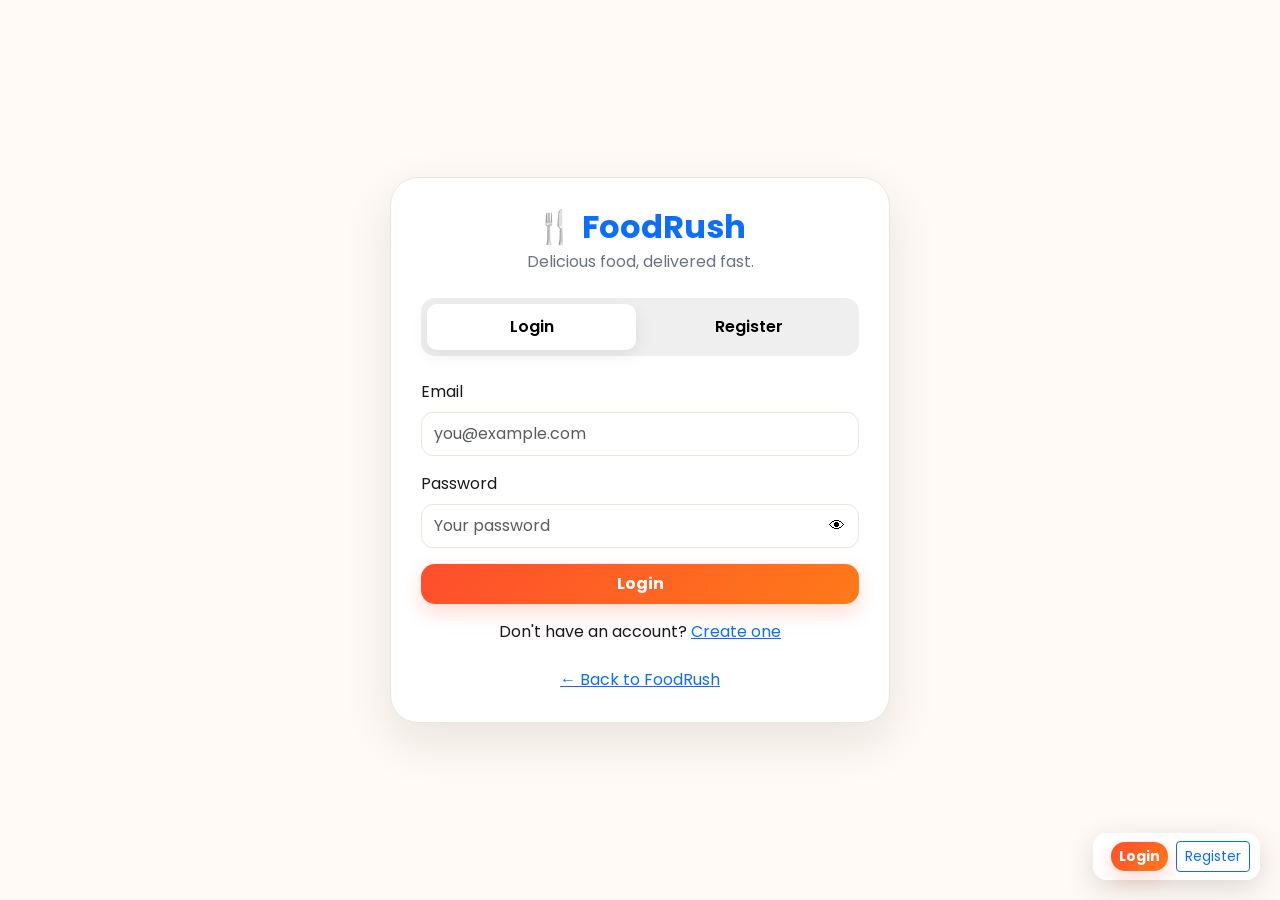
<file: auth.html>
<!doctype html>
<html lang="en">
<head>
<meta charset="utf-8">
<meta name="viewport" content="width=device-width,initial-scale=1">
<title>FoodRush - Login & Register</title>
<link href="https://fonts.googleapis.com/css2?family=Poppins:wght@400;500;600;700;800&display=swap" rel="stylesheet">
<link href="https://cdn.jsdelivr.net/npm/bootstrap@5.3.3/dist/css/bootstrap.min.css" rel="stylesheet">
<link rel="stylesheet" href="assets/css/style.css">
<style>
.auth-wrap{min-height:100vh;display:grid;place-items:center;padding:30px 15px}
.auth-card{width:min(500px,100%);border-radius:28px;padding:30px}
.auth-tabs{display:flex;gap:8px;background:rgba(127,127,127,.12);padding:6px;border-radius:14px;margin-bottom:24px}
.auth-tabs button{flex:1;border:0;background:transparent;border-radius:10px;padding:11px;font-weight:600}
.auth-tabs button.active{background:var(--bs-body-bg,#fff);box-shadow:0 5px 18px rgba(0,0,0,.08)}
.password-wrap{position:relative}.password-wrap button{position:absolute;right:8px;top:50%;transform:translateY(-50%);border:0;background:transparent}
</style>
</head>
<body>
<div class="auth-wrap">
  <div class="glass auth-card">
    <div class="text-center mb-4">
      <a href="index.html" class="text-decoration-none"><h2 class="fw-bold mb-1">🍴 FoodRush</h2></a>
      <p class="muted mb-0">Delicious food, delivered fast.</p>
    </div>

    <div class="auth-tabs">
      <button id="loginTab" class="active" onclick="showForm('login')">Login</button>
      <button id="registerTab" onclick="showForm('register')">Register</button>
    </div>

    <div id="message"></div>

    <form id="loginForm" onsubmit="loginUser(event)">
      <label class="form-label">Email</label>
      <input id="loginEmail" type="email" class="form-control mb-3" required placeholder="you@example.com">
      <label class="form-label">Password</label>
      <div class="password-wrap mb-3">
        <input id="loginPassword" type="password" class="form-control" required placeholder="Your password">
        <button type="button" onclick="togglePassword('loginPassword',this)">👁</button>
      </div>
      <button class="btn btn-brand w-100 py-2">Login</button>
      <p class="text-center mt-3 mb-0">Don't have an account? <a href="#" onclick="showForm('register');return false">Create one</a></p>
    </form>

    <form id="registerForm" hidden onsubmit="registerUser(event)">
      <label class="form-label">Full Name</label>
      <input id="regName" class="form-control mb-3" required minlength="2" placeholder="Your full name">
      <label class="form-label">Email</label>
      <input id="regEmail" type="email" class="form-control mb-3" required placeholder="you@example.com">
      <label class="form-label">Mobile Number</label>
      <input id="regMobile" type="tel" class="form-control mb-3" required pattern="[0-9]{10}" placeholder="10-digit mobile number">
      <label class="form-label">Password</label>
      <div class="password-wrap mb-3">
        <input id="regPassword" type="password" class="form-control" required minlength="6" placeholder="Minimum 6 characters">
        <button type="button" onclick="togglePassword('regPassword',this)">👁</button>
      </div>
      <label class="form-label">Confirm Password</label>
      <input id="regConfirm" type="password" class="form-control mb-3" required placeholder="Confirm password">
      <button class="btn btn-brand w-100 py-2">Create Account</button>
      <p class="text-center mt-3 mb-0">Already have an account? <a href="#" onclick="showForm('login');return false">Login</a></p>
    </form>

    <div class="text-center mt-4"><a href="index.html">← Back to FoodRush</a></div>
  </div>
</div>

<script>
function foodrushLogout(){
  localStorage.removeItem('fr_user');
  localStorage.removeItem('fr_cart');
  localStorage.removeItem('fr_checkout_user');
  window.location.href='auth.html';
}

function getUsers(){return JSON.parse(localStorage.getItem('fr_users')||'[]');}
function setUsers(u){localStorage.setItem('fr_users',JSON.stringify(u));}
function showForm(type){
  const login=type==='login';
  loginForm.hidden=!login; registerForm.hidden=login;
  loginTab.classList.toggle('active',login); registerTab.classList.toggle('active',!login);
  message.innerHTML='';
}
function notice(text,type='success'){
  message.innerHTML=`<div class="alert alert-${type}" role="alert">${text}</div>`;
}
function togglePassword(id,btn){
  const input=document.getElementById(id);
  input.type=input.type==='password'?'text':'password';
  btn.textContent=input.type==='password'?'👁':'🙈';
}
function registerUser(e){
  e.preventDefault();
  const name=regName.value.trim(), email=regEmail.value.trim().toLowerCase();
  const mobile=regMobile.value.trim(), password=regPassword.value, confirm=regConfirm.value;
  if(password!==confirm)return notice('Passwords do not match.','danger');
  const users=getUsers();
  if(users.some(u=>u.email===email))return notice('An account with this email already exists. Please login.','danger');
  users.push({id:Date.now(),name,email,mobile,password});
  setUsers(users);
  localStorage.setItem('fr_user',JSON.stringify({id:users.at(-1).id,name,email,mobile}));
  notice('Registration successful! Redirecting to FoodRush...','success');
  setTimeout(()=>location.href='index.html',600);
}
function loginUser(e){
  e.preventDefault();
  const email=loginEmail.value.trim().toLowerCase(), password=loginPassword.value;
  const users=getUsers();
  const user=users.find(u=>u.email===email && u.password===password);
  if(!user)return notice('Invalid email or password. Please register first.','danger');
  localStorage.setItem('fr_user',JSON.stringify({id:user.id,name:user.name,email:user.email,mobile:user.mobile}));
  notice('Login successful! Redirecting...','success');
  setTimeout(()=>location.href='index.html',600);
}
</script>

<div id="fr-auth-controls" style="position:fixed;right:20px;bottom:20px;z-index:10000;display:flex;gap:8px;align-items:center;background:rgba(255,255,255,.96);padding:8px 10px;border-radius:14px;box-shadow:0 8px 30px rgba(0,0,0,.14);">
  <span data-fr-user class="small fw-semibold"></span>
  <a data-fr-login href="auth.html" class="btn btn-brand btn-sm">Login</a>
  <a data-fr-register href="auth.html#register" class="btn btn-outline-primary btn-sm">Register</a>
  <button data-fr-logout type="button" onclick="foodrushLogout()" class="btn btn-outline-danger btn-sm" style="display:none;">Logout</button>
</div>

<script>
(function(){
  window.foodrushLogout = function(){
    localStorage.removeItem('fr_user');
    localStorage.removeItem('fr_cart');
    localStorage.removeItem('fr_checkout_user');
    window.location.href='auth.html';
  };
  window.updateFoodRushAuth = function(){
    var user = null;
    try { user = JSON.parse(localStorage.getItem('fr_user') || 'null'); } catch(e) {}
    document.querySelectorAll('[data-fr-login]').forEach(function(el){
      el.style.display = user ? 'none' : '';
    });
    document.querySelectorAll('[data-fr-register]').forEach(function(el){
      el.style.display = user ? 'none' : '';
    });
    document.querySelectorAll('[data-fr-logout]').forEach(function(el){
      el.style.display = user ? '' : 'none';
    });
    document.querySelectorAll('[data-fr-user]').forEach(function(el){
      el.textContent = user ? (user.name || user.email || 'Account') : '';
    });
  };
  document.addEventListener('DOMContentLoaded', window.updateFoodRushAuth);
  if(location.hash === '#register') setTimeout(function(){ if(typeof showForm === 'function') showForm('register'); }, 0);
})();
</script>


<script>

/* FoodRush premium motion engine */
(function(){
  const ready = () => {
    document.body.classList.add('fr-ready');

    const header = document.querySelector('.navbar-wrap');
    if(header){
      const onScroll = () => header.classList.toggle('scrolled', window.scrollY > 16);
      onScroll();
      window.addEventListener('scroll', onScroll, {passive:true});

      const path = location.pathname.split('/').pop() || 'index.html';
      header.querySelectorAll('.nav-link').forEach(link => {
        const href = (link.getAttribute('href') || '').split('?')[0].split('#')[0];
        if(href === path || (path === '' && href === 'index.html')){
          link.classList.add('active');
          link.setAttribute('aria-current','page');
        }
      });
    }

    const targets = document.querySelectorAll(
      'main > section, main .section, main .card, main .category-card, main .restaurant-card, main .food-card, main .glass, main .offer-banner, footer'
    );
    targets.forEach((el, i) => {
      if(el.closest('.modal-shell')) return;
      el.classList.add(i % 3 === 0 ? 'reveal' : 'reveal-scale');
      el.style.transitionDelay = Math.min((i % 6) * 55, 275) + 'ms';
    });

    if('IntersectionObserver' in window){
      const observer = new IntersectionObserver((entries, obs) => {
        entries.forEach(entry => {
          if(entry.isIntersecting){
            entry.target.classList.add('is-visible');
            obs.unobserve(entry.target);
          }
        });
      }, {threshold:.10, rootMargin:'0px 0px -45px'});
      document.querySelectorAll('.reveal,.reveal-scale').forEach(el => observer.observe(el));
    }else{
      document.querySelectorAll('.reveal,.reveal-scale').forEach(el => el.classList.add('is-visible'));
    }

    document.querySelectorAll('.btn-brand,.btn:not(.navbar-toggler)').forEach(btn => {
      if(btn.dataset.rippleBound) return;
      btn.dataset.rippleBound = '1';
      btn.addEventListener('click', function(e){
        if(this.disabled) return;
        const rect = this.getBoundingClientRect();
        const ripple = document.createElement('span');
        ripple.className = 'fr-ripple';
        const size = Math.max(rect.width, rect.height) * .32;
        ripple.style.width = ripple.style.height = size + 'px';
        ripple.style.left = (e.clientX - rect.left - size/2) + 'px';
        ripple.style.top = (e.clientY - rect.top - size/2) + 'px';
        this.appendChild(ripple);
        setTimeout(() => ripple.remove(), 650);
      });
    });

    // Gentle tilt for desktop food/restaurant cards.
    if(window.matchMedia('(pointer:fine)').matches && !window.matchMedia('(prefers-reduced-motion:reduce)').matches){
      document.querySelectorAll('.food-card,.restaurant-card,.category-card').forEach(card => {
        card.addEventListener('mousemove', e => {
          const r = card.getBoundingClientRect();
          const x = (e.clientX-r.left)/r.width-.5;
          const y = (e.clientY-r.top)/r.height-.5;
          card.style.transform = `translateY(-7px) perspective(700px) rotateX(${(-y*2).toFixed(2)}deg) rotateY(${(x*2).toFixed(2)}deg)`;
        });
        card.addEventListener('mouseleave', () => card.style.transform = '');
      });
    }
  };

  if(document.readyState === 'loading') document.addEventListener('DOMContentLoaded', ready);
  else ready();
})();

</script>
</body>
</html>
</file>
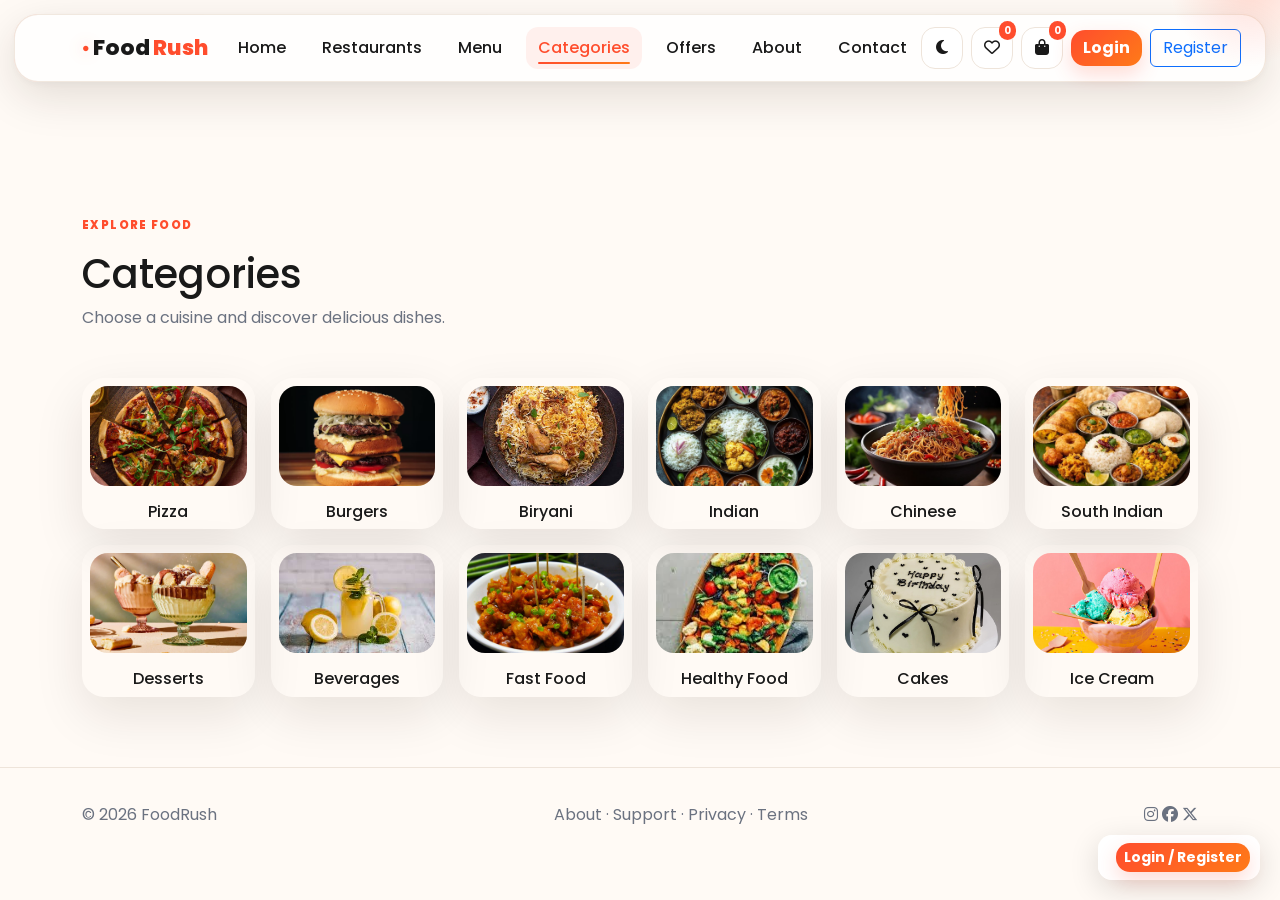
<file: categories.html>
<!doctype html><html lang="en"><head><meta charset="utf-8"><meta name="viewport" content="width=device-width,initial-scale=1"><title>FoodRush — Categories</title><link rel="preconnect" href="https://fonts.googleapis.com"><link href="https://fonts.googleapis.com/css2?family=Poppins:wght@400;500;600;700;800&display=swap" rel="stylesheet"><link href="https://cdn.jsdelivr.net/npm/bootstrap@5.3.3/dist/css/bootstrap.min.css" rel="stylesheet"><link href="https://cdnjs.cloudflare.com/ajax/libs/font-awesome/6.7.2/css/all.min.css" rel="stylesheet"><link rel="stylesheet" href="assets/css/style.css"></head><body>
<header class="navbar-wrap"><nav class="navbar navbar-expand-lg"><div class="container"><a class="navbar-brand fw-800" href="index.html"><span class="logo-dot">●</span> Food<span>Rush</span></a><button class="navbar-toggler" data-bs-toggle="collapse" data-bs-target="#nav"><i class="fa-solid fa-bars"></i></button><div id="nav" class="collapse navbar-collapse"><ul class="navbar-nav mx-auto gap-lg-2">
<li><a class="nav-link" href="index.html">Home</a></li><li><a class="nav-link" href="restaurants.html">Restaurants</a></li><li><a class="nav-link" href="menu.html">Menu</a></li><li><a class="nav-link" href="categories.html">Categories</a></li><li><a class="nav-link" href="offers.html">Offers</a></li><li><a class="nav-link" href="about.html">About</a></li><li><a class="nav-link" href="contact.html">Contact</a></li></ul><div class="d-flex align-items-center gap-2"><button id="theme" class="icon-btn" title="Toggle theme"><i class="fa-solid fa-moon"></i></button><button class="icon-btn" onclick="openWishlist()"><i class="fa-regular fa-heart"></i><b id="wishCount">0</b></button><button class="icon-btn" onclick="openCart()"><i class="fa-solid fa-bag-shopping"></i><b id="cartCount">0</b></button><a data-main-login href="auth.html" class="btn btn-brand">Login</a><a data-main-register href="auth.html#register" class="btn btn-outline-primary">Register</a><button data-main-logout class="btn btn-outline-danger" onclick="foodrushLogout()" style="display:none;">Logout</button></div></div></div></nav></header>
<main><section class="section page-top"><div class="container"><p class="eyebrow">EXPLORE FOOD</p><h1>Categories</h1><p class="muted mb-5">Choose a cuisine and discover delicious dishes.</p><div id="categoryGrid" class="row g-3"></div></div></section></main><footer><div class="container d-flex flex-wrap justify-content-between gap-3"><span>© 2026 FoodRush</span><span><a href="about.html">About</a> · <a href="contact.html">Support</a> · Privacy · Terms</span><span><i class="fa-brands fa-instagram"></i> <i class="fa-brands fa-facebook"></i> <i class="fa-brands fa-x-twitter"></i></span></div></footer><div id="modal" class="modal-shell" hidden></div><div id="toast" class="toastx"></div><script src="https://cdn.jsdelivr.net/npm/bootstrap@5.3.3/dist/js/bootstrap.bundle.min.js"></script><script src="assets/js/app.js"></script>
<div id="fr-auth-controls"
     style="position:fixed;right:20px;bottom:20px;z-index:10000;display:flex;gap:8px;align-items:center;background:rgba(255,255,255,.96);padding:8px 10px;border-radius:14px;box-shadow:0 8px 30px rgba(0,0,0,.14);">
  <span data-fr-user class="small fw-semibold"></span>
  <a data-fr-login href="auth.html" class="btn btn-brand btn-sm">Login / Register</a>
  <button data-fr-logout type="button" onclick="foodrushLogout()" class="btn btn-outline-danger btn-sm" style="display:none;">Logout</button>
</div>

<script>
(function(){
  window.foodrushLogout = function(){
    localStorage.removeItem('fr_user');
    localStorage.removeItem('fr_cart');
    localStorage.removeItem('fr_checkout_user');
    window.location.href='auth.html';
  };
  window.updateFoodRushAuth = function(){
    var user = null;
    try { user = JSON.parse(localStorage.getItem('fr_user') || 'null'); } catch(e) {}
    document.querySelectorAll('[data-fr-login]').forEach(function(el){
      el.style.display = user ? 'none' : '';
    });
    document.querySelectorAll('[data-fr-logout]').forEach(function(el){
      el.style.display = user ? '' : 'none';
    });
    document.querySelectorAll('[data-fr-user]').forEach(function(el){
      el.textContent = user ? (user.name || user.email || 'Account') : '';
    });
  };
  document.addEventListener('DOMContentLoaded', window.updateFoodRushAuth);
})();
</script>


<script>

/* FoodRush premium motion engine */
(function(){
  const ready = () => {
    document.body.classList.add('fr-ready');

    const header = document.querySelector('.navbar-wrap');
    if(header){
      const onScroll = () => header.classList.toggle('scrolled', window.scrollY > 16);
      onScroll();
      window.addEventListener('scroll', onScroll, {passive:true});

      const path = location.pathname.split('/').pop() || 'index.html';
      header.querySelectorAll('.nav-link').forEach(link => {
        const href = (link.getAttribute('href') || '').split('?')[0].split('#')[0];
        if(href === path || (path === '' && href === 'index.html')){
          link.classList.add('active');
          link.setAttribute('aria-current','page');
        }
      });
    }

    const targets = document.querySelectorAll(
      'main > section, main .section, main .card, main .category-card, main .restaurant-card, main .food-card, main .glass, main .offer-banner, footer'
    );
    targets.forEach((el, i) => {
      if(el.closest('.modal-shell')) return;
      el.classList.add(i % 3 === 0 ? 'reveal' : 'reveal-scale');
      el.style.transitionDelay = Math.min((i % 6) * 55, 275) + 'ms';
    });

    if('IntersectionObserver' in window){
      const observer = new IntersectionObserver((entries, obs) => {
        entries.forEach(entry => {
          if(entry.isIntersecting){
            entry.target.classList.add('is-visible');
            obs.unobserve(entry.target);
          }
        });
      }, {threshold:.10, rootMargin:'0px 0px -45px'});
      document.querySelectorAll('.reveal,.reveal-scale').forEach(el => observer.observe(el));
    }else{
      document.querySelectorAll('.reveal,.reveal-scale').forEach(el => el.classList.add('is-visible'));
    }

    document.querySelectorAll('.btn-brand,.btn:not(.navbar-toggler)').forEach(btn => {
      if(btn.dataset.rippleBound) return;
      btn.dataset.rippleBound = '1';
      btn.addEventListener('click', function(e){
        if(this.disabled) return;
        const rect = this.getBoundingClientRect();
        const ripple = document.createElement('span');
        ripple.className = 'fr-ripple';
        const size = Math.max(rect.width, rect.height) * .32;
        ripple.style.width = ripple.style.height = size + 'px';
        ripple.style.left = (e.clientX - rect.left - size/2) + 'px';
        ripple.style.top = (e.clientY - rect.top - size/2) + 'px';
        this.appendChild(ripple);
        setTimeout(() => ripple.remove(), 650);
      });
    });

    // Gentle tilt for desktop food/restaurant cards.
    if(window.matchMedia('(pointer:fine)').matches && !window.matchMedia('(prefers-reduced-motion:reduce)').matches){
      document.querySelectorAll('.food-card,.restaurant-card,.category-card').forEach(card => {
        card.addEventListener('mousemove', e => {
          const r = card.getBoundingClientRect();
          const x = (e.clientX-r.left)/r.width-.5;
          const y = (e.clientY-r.top)/r.height-.5;
          card.style.transform = `translateY(-7px) perspective(700px) rotateX(${(-y*2).toFixed(2)}deg) rotateY(${(x*2).toFixed(2)}deg)`;
        });
        card.addEventListener('mouseleave', () => card.style.transform = '');
      });
    }
  };

  if(document.readyState === 'loading') document.addEventListener('DOMContentLoaded', ready);
  else ready();
})();

</script>
</body></html>
</file>
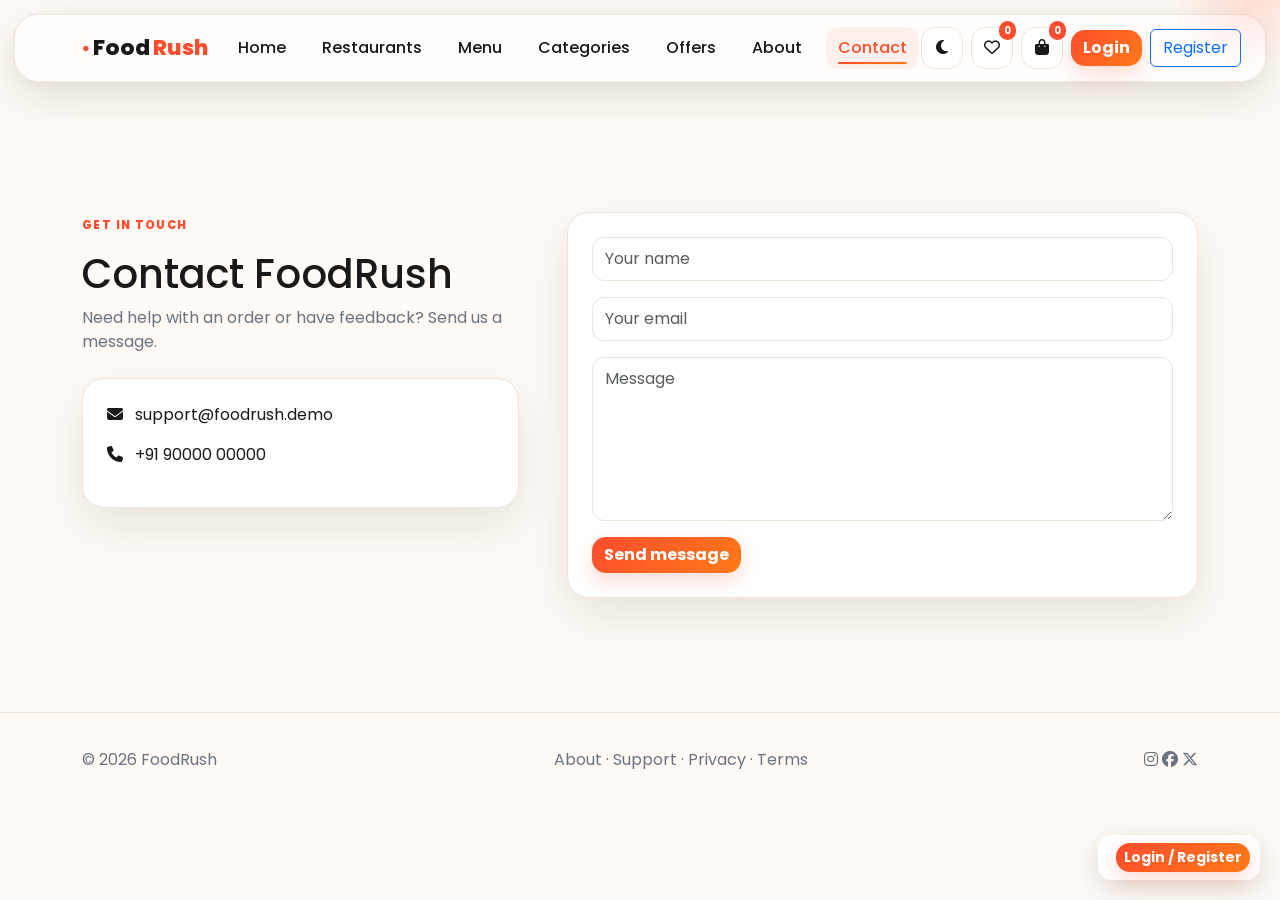
<file: contact.html>
<!doctype html><html lang="en"><head><meta charset="utf-8"><meta name="viewport" content="width=device-width,initial-scale=1"><title>FoodRush — Contact FoodRush</title><link rel="preconnect" href="https://fonts.googleapis.com"><link href="https://fonts.googleapis.com/css2?family=Poppins:wght@400;500;600;700;800&display=swap" rel="stylesheet"><link href="https://cdn.jsdelivr.net/npm/bootstrap@5.3.3/dist/css/bootstrap.min.css" rel="stylesheet"><link href="https://cdnjs.cloudflare.com/ajax/libs/font-awesome/6.7.2/css/all.min.css" rel="stylesheet"><link rel="stylesheet" href="assets/css/style.css"></head><body>
<header class="navbar-wrap"><nav class="navbar navbar-expand-lg"><div class="container"><a class="navbar-brand fw-800" href="index.html"><span class="logo-dot">●</span> Food<span>Rush</span></a><button class="navbar-toggler" data-bs-toggle="collapse" data-bs-target="#nav"><i class="fa-solid fa-bars"></i></button><div id="nav" class="collapse navbar-collapse"><ul class="navbar-nav mx-auto gap-lg-2">
<li><a class="nav-link" href="index.html">Home</a></li><li><a class="nav-link" href="restaurants.html">Restaurants</a></li><li><a class="nav-link" href="menu.html">Menu</a></li><li><a class="nav-link" href="categories.html">Categories</a></li><li><a class="nav-link" href="offers.html">Offers</a></li><li><a class="nav-link" href="about.html">About</a></li><li><a class="nav-link" href="contact.html">Contact</a></li></ul><div class="d-flex align-items-center gap-2"><button id="theme" class="icon-btn" title="Toggle theme"><i class="fa-solid fa-moon"></i></button><button class="icon-btn" onclick="openWishlist()"><i class="fa-regular fa-heart"></i><b id="wishCount">0</b></button><button class="icon-btn" onclick="openCart()"><i class="fa-solid fa-bag-shopping"></i><b id="cartCount">0</b></button><a data-main-login href="auth.html" class="btn btn-brand">Login</a><a data-main-register href="auth.html#register" class="btn btn-outline-primary">Register</a><button data-main-logout class="btn btn-outline-danger" onclick="foodrushLogout()" style="display:none;">Logout</button></div></div></div></nav></header>
<main><section class="section page-top"><div class="container"><div class="row g-5"><div class="col-lg-5"><p class="eyebrow">GET IN TOUCH</p><h1>Contact FoodRush</h1><p class="muted">Need help with an order or have feedback? Send us a message.</p><div class="glass p-4 mt-4"><p><i class="fa-solid fa-envelope me-2"></i> support@foodrush.demo</p><p><i class="fa-solid fa-phone me-2"></i> +91 90000 00000</p></div></div><div class="col-lg-7"><form class="glass p-4" onsubmit="event.preventDefault();toast('Message sent successfully')"><input class="form-control mb-3" placeholder="Your name" required><input type="email" class="form-control mb-3" placeholder="Your email" required><textarea class="form-control mb-3" rows="6" placeholder="Message" required></textarea><button class="btn btn-brand">Send message</button></form></div></div></div></section></main><footer><div class="container d-flex flex-wrap justify-content-between gap-3"><span>© 2026 FoodRush</span><span><a href="about.html">About</a> · <a href="contact.html">Support</a> · Privacy · Terms</span><span><i class="fa-brands fa-instagram"></i> <i class="fa-brands fa-facebook"></i> <i class="fa-brands fa-x-twitter"></i></span></div></footer><div id="modal" class="modal-shell" hidden></div><div id="toast" class="toastx"></div><script src="https://cdn.jsdelivr.net/npm/bootstrap@5.3.3/dist/js/bootstrap.bundle.min.js"></script><script src="assets/js/app.js"></script>
<div id="fr-auth-controls"
     style="position:fixed;right:20px;bottom:20px;z-index:10000;display:flex;gap:8px;align-items:center;background:rgba(255,255,255,.96);padding:8px 10px;border-radius:14px;box-shadow:0 8px 30px rgba(0,0,0,.14);">
  <span data-fr-user class="small fw-semibold"></span>
  <a data-fr-login href="auth.html" class="btn btn-brand btn-sm">Login / Register</a>
  <button data-fr-logout type="button" onclick="foodrushLogout()" class="btn btn-outline-danger btn-sm" style="display:none;">Logout</button>
</div>

<script>
(function(){
  window.foodrushLogout = function(){
    localStorage.removeItem('fr_user');
    localStorage.removeItem('fr_cart');
    localStorage.removeItem('fr_checkout_user');
    window.location.href='auth.html';
  };
  window.updateFoodRushAuth = function(){
    var user = null;
    try { user = JSON.parse(localStorage.getItem('fr_user') || 'null'); } catch(e) {}
    document.querySelectorAll('[data-fr-login]').forEach(function(el){
      el.style.display = user ? 'none' : '';
    });
    document.querySelectorAll('[data-fr-logout]').forEach(function(el){
      el.style.display = user ? '' : 'none';
    });
    document.querySelectorAll('[data-fr-user]').forEach(function(el){
      el.textContent = user ? (user.name || user.email || 'Account') : '';
    });
  };
  document.addEventListener('DOMContentLoaded', window.updateFoodRushAuth);
})();
</script>


<script>

/* FoodRush premium motion engine */
(function(){
  const ready = () => {
    document.body.classList.add('fr-ready');

    const header = document.querySelector('.navbar-wrap');
    if(header){
      const onScroll = () => header.classList.toggle('scrolled', window.scrollY > 16);
      onScroll();
      window.addEventListener('scroll', onScroll, {passive:true});

      const path = location.pathname.split('/').pop() || 'index.html';
      header.querySelectorAll('.nav-link').forEach(link => {
        const href = (link.getAttribute('href') || '').split('?')[0].split('#')[0];
        if(href === path || (path === '' && href === 'index.html')){
          link.classList.add('active');
          link.setAttribute('aria-current','page');
        }
      });
    }

    const targets = document.querySelectorAll(
      'main > section, main .section, main .card, main .category-card, main .restaurant-card, main .food-card, main .glass, main .offer-banner, footer'
    );
    targets.forEach((el, i) => {
      if(el.closest('.modal-shell')) return;
      el.classList.add(i % 3 === 0 ? 'reveal' : 'reveal-scale');
      el.style.transitionDelay = Math.min((i % 6) * 55, 275) + 'ms';
    });

    if('IntersectionObserver' in window){
      const observer = new IntersectionObserver((entries, obs) => {
        entries.forEach(entry => {
          if(entry.isIntersecting){
            entry.target.classList.add('is-visible');
            obs.unobserve(entry.target);
          }
        });
      }, {threshold:.10, rootMargin:'0px 0px -45px'});
      document.querySelectorAll('.reveal,.reveal-scale').forEach(el => observer.observe(el));
    }else{
      document.querySelectorAll('.reveal,.reveal-scale').forEach(el => el.classList.add('is-visible'));
    }

    document.querySelectorAll('.btn-brand,.btn:not(.navbar-toggler)').forEach(btn => {
      if(btn.dataset.rippleBound) return;
      btn.dataset.rippleBound = '1';
      btn.addEventListener('click', function(e){
        if(this.disabled) return;
        const rect = this.getBoundingClientRect();
        const ripple = document.createElement('span');
        ripple.className = 'fr-ripple';
        const size = Math.max(rect.width, rect.height) * .32;
        ripple.style.width = ripple.style.height = size + 'px';
        ripple.style.left = (e.clientX - rect.left - size/2) + 'px';
        ripple.style.top = (e.clientY - rect.top - size/2) + 'px';
        this.appendChild(ripple);
        setTimeout(() => ripple.remove(), 650);
      });
    });

    // Gentle tilt for desktop food/restaurant cards.
    if(window.matchMedia('(pointer:fine)').matches && !window.matchMedia('(prefers-reduced-motion:reduce)').matches){
      document.querySelectorAll('.food-card,.restaurant-card,.category-card').forEach(card => {
        card.addEventListener('mousemove', e => {
          const r = card.getBoundingClientRect();
          const x = (e.clientX-r.left)/r.width-.5;
          const y = (e.clientY-r.top)/r.height-.5;
          card.style.transform = `translateY(-7px) perspective(700px) rotateX(${(-y*2).toFixed(2)}deg) rotateY(${(x*2).toFixed(2)}deg)`;
        });
        card.addEventListener('mouseleave', () => card.style.transform = '');
      });
    }
  };

  if(document.readyState === 'loading') document.addEventListener('DOMContentLoaded', ready);
  else ready();
})();

</script>
</body></html>
</file>
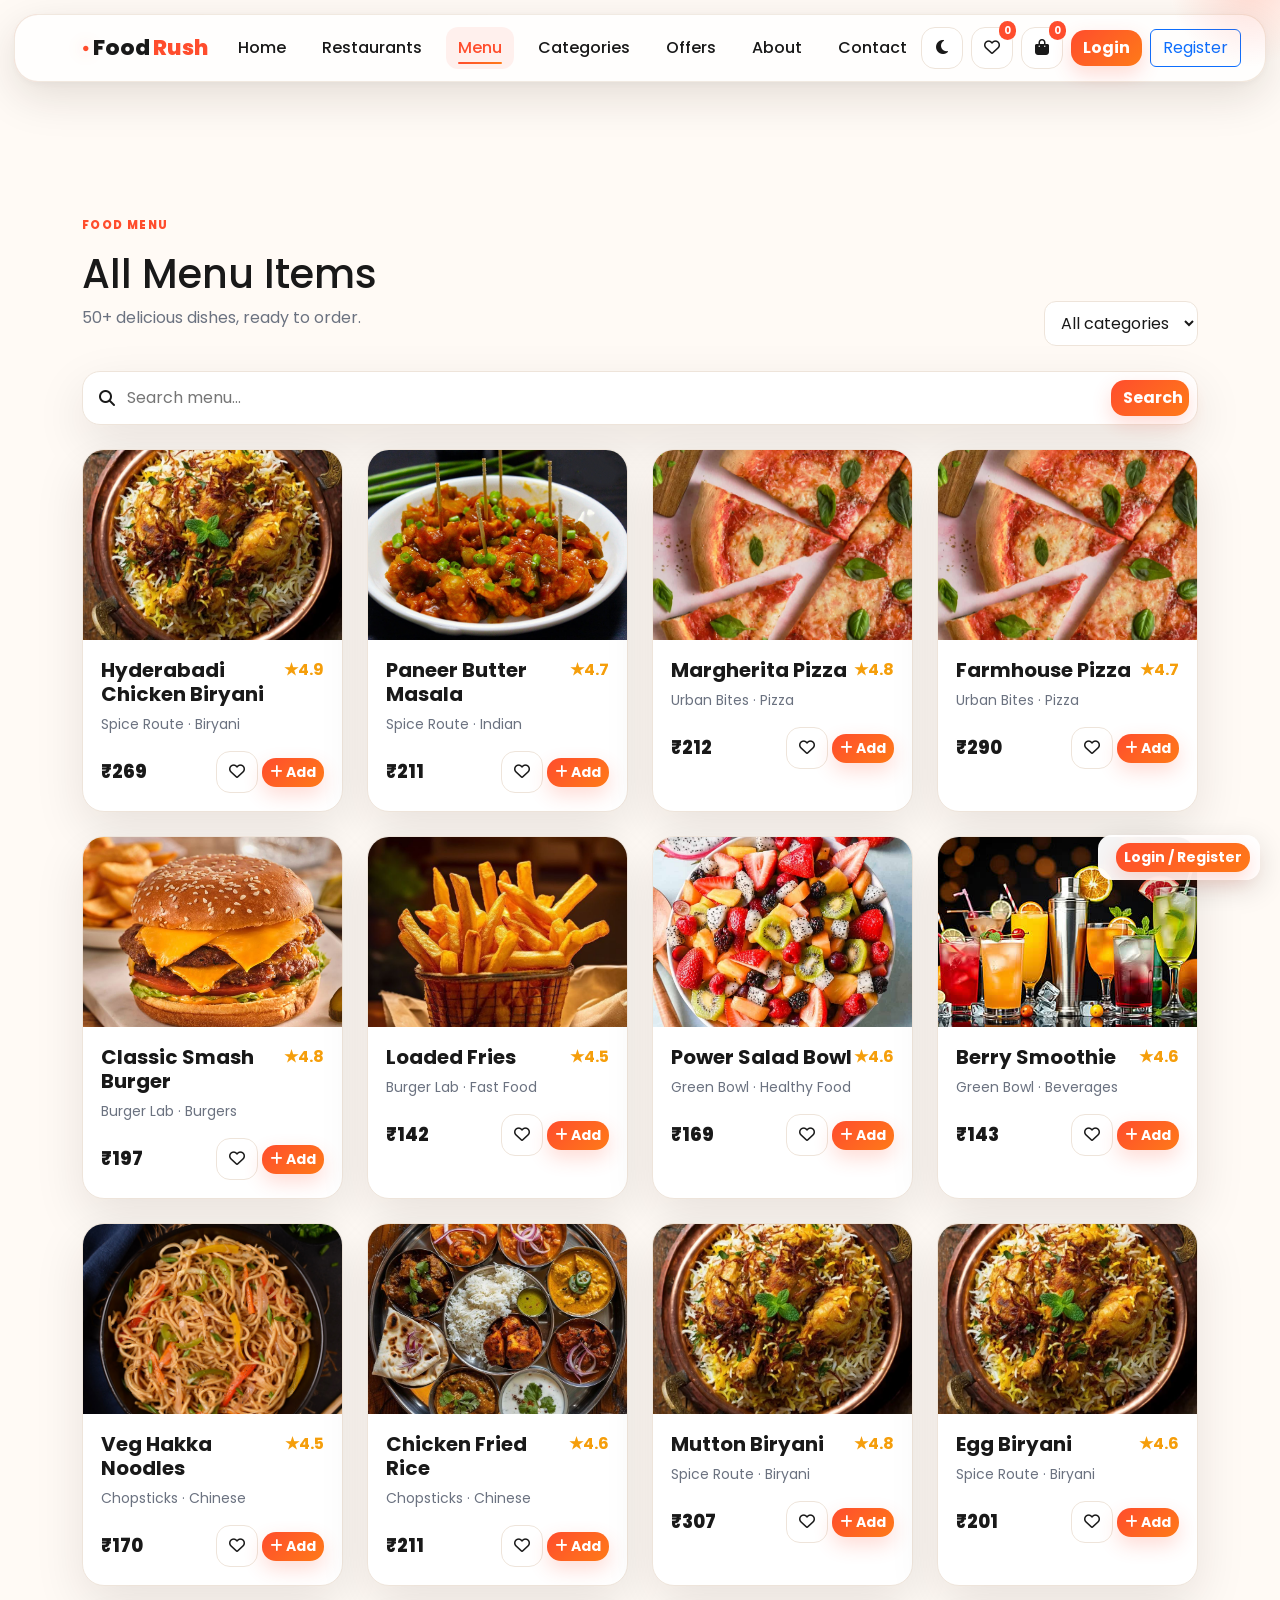
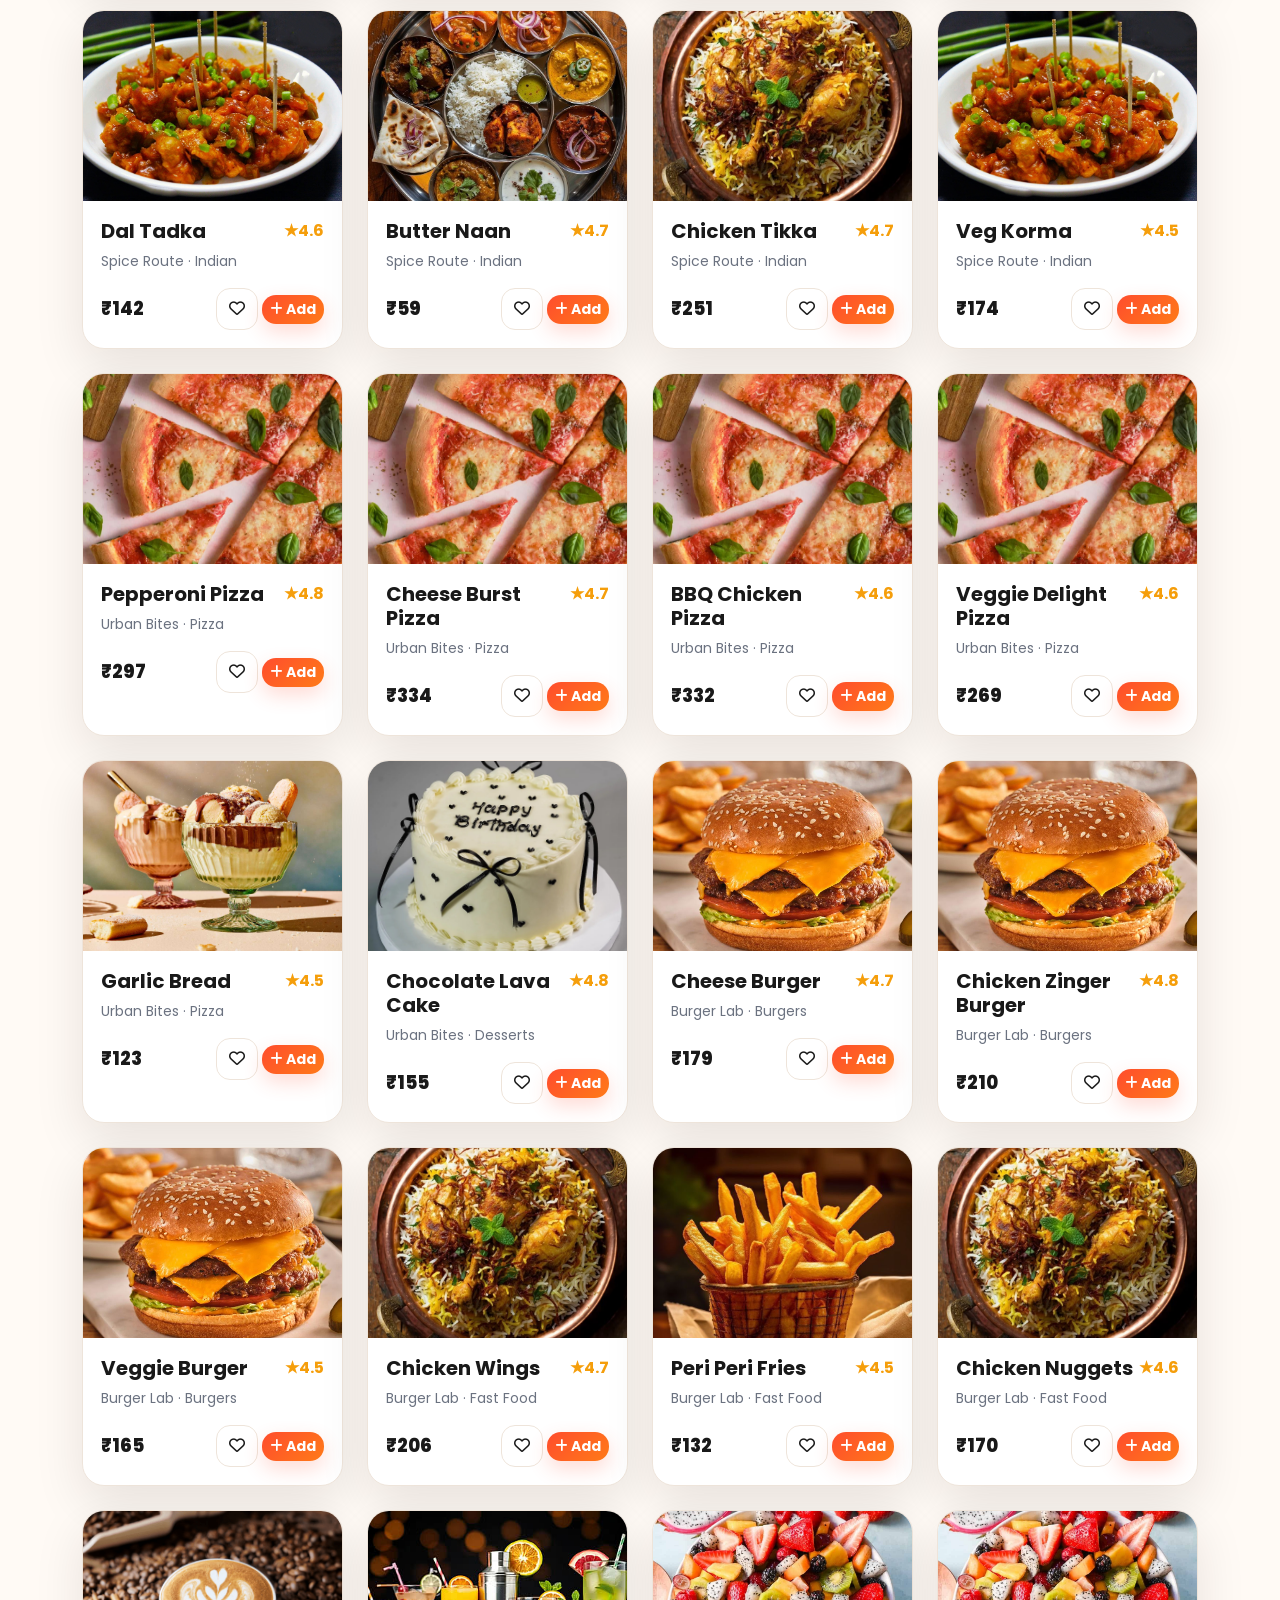
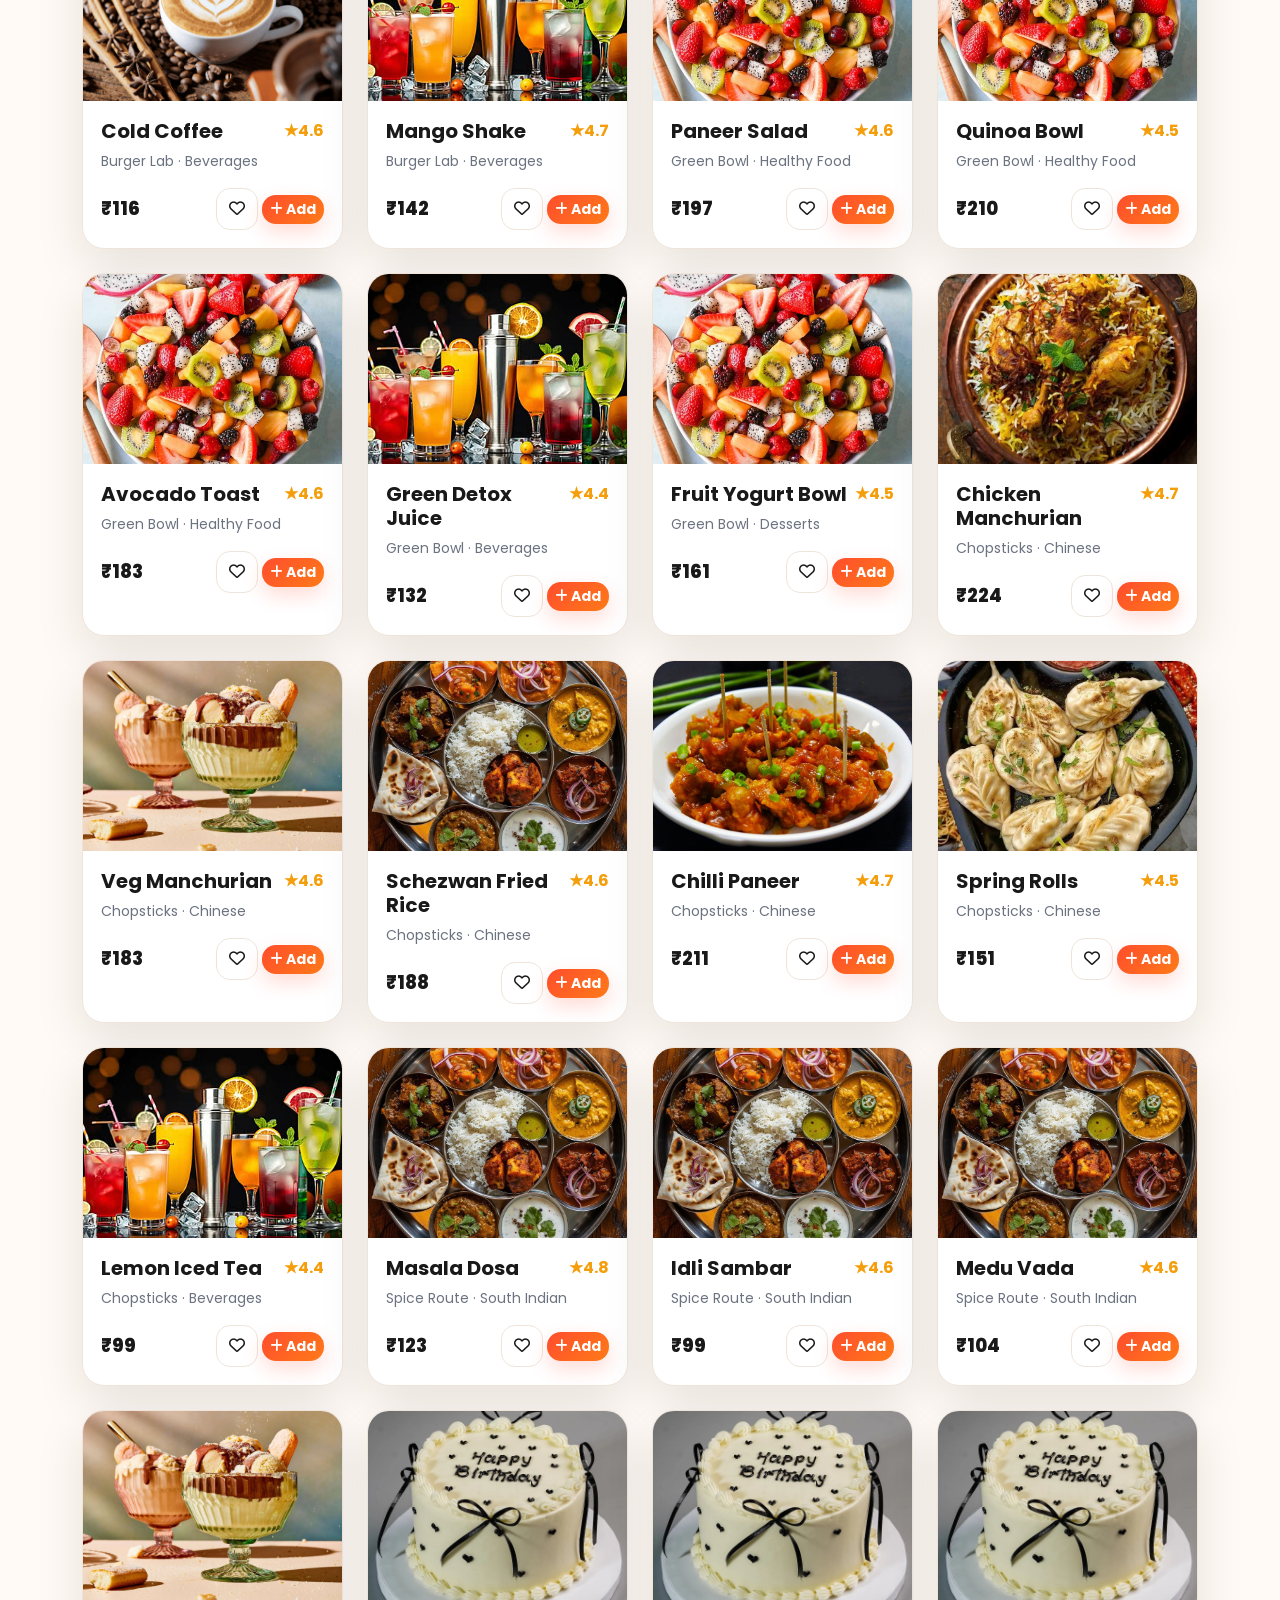
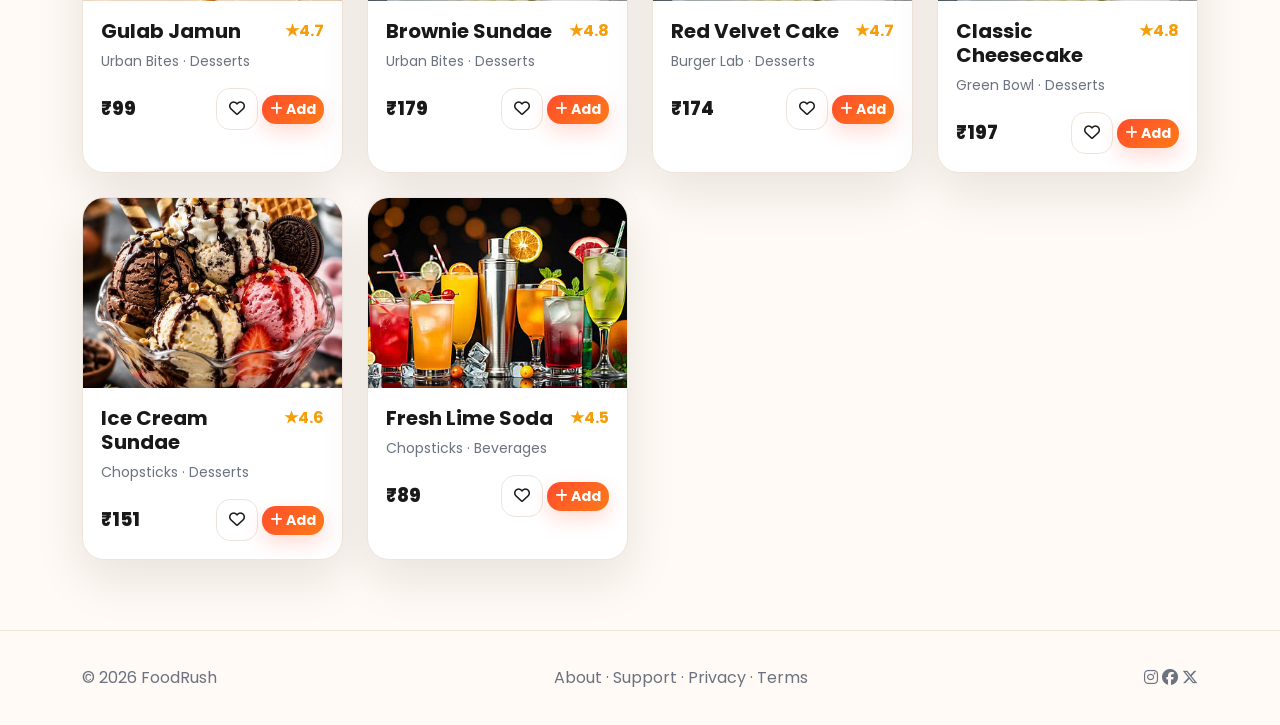
<file: menu.html>
<!doctype html><html lang="en"><head><meta charset="utf-8"><meta name="viewport" content="width=device-width,initial-scale=1"><title>FoodRush — Menu</title><link rel="preconnect" href="https://fonts.googleapis.com"><link href="https://fonts.googleapis.com/css2?family=Poppins:wght@400;500;600;700;800&display=swap" rel="stylesheet"><link href="https://cdn.jsdelivr.net/npm/bootstrap@5.3.3/dist/css/bootstrap.min.css" rel="stylesheet"><link href="https://cdnjs.cloudflare.com/ajax/libs/font-awesome/6.7.2/css/all.min.css" rel="stylesheet"><link rel="stylesheet" href="assets/css/style.css"></head><body>
<header class="navbar-wrap"><nav class="navbar navbar-expand-lg"><div class="container"><a class="navbar-brand fw-800" href="index.html"><span class="logo-dot">●</span> Food<span>Rush</span></a><button class="navbar-toggler" data-bs-toggle="collapse" data-bs-target="#nav"><i class="fa-solid fa-bars"></i></button><div id="nav" class="collapse navbar-collapse"><ul class="navbar-nav mx-auto gap-lg-2">
<li><a class="nav-link" href="index.html">Home</a></li><li><a class="nav-link" href="restaurants.html">Restaurants</a></li><li><a class="nav-link" href="menu.html">Menu</a></li><li><a class="nav-link" href="categories.html">Categories</a></li><li><a class="nav-link" href="offers.html">Offers</a></li><li><a class="nav-link" href="about.html">About</a></li><li><a class="nav-link" href="contact.html">Contact</a></li></ul><div class="d-flex align-items-center gap-2"><button id="theme" class="icon-btn" title="Toggle theme"><i class="fa-solid fa-moon"></i></button><button class="icon-btn" onclick="openWishlist()"><i class="fa-regular fa-heart"></i><b id="wishCount">0</b></button><button class="icon-btn" onclick="openCart()"><i class="fa-solid fa-bag-shopping"></i><b id="cartCount">0</b></button><a data-main-login href="auth.html" class="btn btn-brand">Login</a><a data-main-register href="auth.html#register" class="btn btn-outline-primary">Register</a><button data-main-logout class="btn btn-outline-danger" onclick="foodrushLogout()" style="display:none;">Logout</button></div></div></div></nav></header>
<main><section class="section page-top"><div class="container"><div class="section-head"><div><p class="eyebrow">FOOD MENU</p><h1 id="pageTitle">All Menu Items</h1><p class="muted">50+ delicious dishes, ready to order.</p></div><select id="catFilter" class="filter" onchange="renderFoods()"><option value="all">All categories</option></select></div><div class="search-box mb-4"><i class="fa-solid fa-magnifying-glass"></i><input id="search" placeholder="Search menu..." onkeydown="if(event.key==='Enter')doSearch()"><button class="btn btn-brand" onclick="doSearch()">Search</button></div><div id="foodGrid" class="row g-4"></div></div></section></main><footer><div class="container d-flex flex-wrap justify-content-between gap-3"><span>© 2026 FoodRush</span><span><a href="about.html">About</a> · <a href="contact.html">Support</a> · Privacy · Terms</span><span><i class="fa-brands fa-instagram"></i> <i class="fa-brands fa-facebook"></i> <i class="fa-brands fa-x-twitter"></i></span></div></footer><div id="modal" class="modal-shell" hidden></div><div id="toast" class="toastx"></div><script src="https://cdn.jsdelivr.net/npm/bootstrap@5.3.3/dist/js/bootstrap.bundle.min.js"></script><script src="assets/js/app.js"></script>
<div id="fr-auth-controls"
     style="position:fixed;right:20px;bottom:20px;z-index:10000;display:flex;gap:8px;align-items:center;background:rgba(255,255,255,.96);padding:8px 10px;border-radius:14px;box-shadow:0 8px 30px rgba(0,0,0,.14);">
  <span data-fr-user class="small fw-semibold"></span>
  <a data-fr-login href="auth.html" class="btn btn-brand btn-sm">Login / Register</a>
  <button data-fr-logout type="button" onclick="foodrushLogout()" class="btn btn-outline-danger btn-sm" style="display:none;">Logout</button>
</div>

<script>
(function(){
  window.foodrushLogout = function(){
    localStorage.removeItem('fr_user');
    localStorage.removeItem('fr_cart');
    localStorage.removeItem('fr_checkout_user');
    window.location.href='auth.html';
  };
  window.updateFoodRushAuth = function(){
    var user = null;
    try { user = JSON.parse(localStorage.getItem('fr_user') || 'null'); } catch(e) {}
    document.querySelectorAll('[data-fr-login]').forEach(function(el){
      el.style.display = user ? 'none' : '';
    });
    document.querySelectorAll('[data-fr-logout]').forEach(function(el){
      el.style.display = user ? '' : 'none';
    });
    document.querySelectorAll('[data-fr-user]').forEach(function(el){
      el.textContent = user ? (user.name || user.email || 'Account') : '';
    });
  };
  document.addEventListener('DOMContentLoaded', window.updateFoodRushAuth);
})();
</script>


<script>

/* FoodRush premium motion engine */
(function(){
  const ready = () => {
    document.body.classList.add('fr-ready');

    const header = document.querySelector('.navbar-wrap');
    if(header){
      const onScroll = () => header.classList.toggle('scrolled', window.scrollY > 16);
      onScroll();
      window.addEventListener('scroll', onScroll, {passive:true});

      const path = location.pathname.split('/').pop() || 'index.html';
      header.querySelectorAll('.nav-link').forEach(link => {
        const href = (link.getAttribute('href') || '').split('?')[0].split('#')[0];
        if(href === path || (path === '' && href === 'index.html')){
          link.classList.add('active');
          link.setAttribute('aria-current','page');
        }
      });
    }

    const targets = document.querySelectorAll(
      'main > section, main .section, main .card, main .category-card, main .restaurant-card, main .food-card, main .glass, main .offer-banner, footer'
    );
    targets.forEach((el, i) => {
      if(el.closest('.modal-shell')) return;
      el.classList.add(i % 3 === 0 ? 'reveal' : 'reveal-scale');
      el.style.transitionDelay = Math.min((i % 6) * 55, 275) + 'ms';
    });

    if('IntersectionObserver' in window){
      const observer = new IntersectionObserver((entries, obs) => {
        entries.forEach(entry => {
          if(entry.isIntersecting){
            entry.target.classList.add('is-visible');
            obs.unobserve(entry.target);
          }
        });
      }, {threshold:.10, rootMargin:'0px 0px -45px'});
      document.querySelectorAll('.reveal,.reveal-scale').forEach(el => observer.observe(el));
    }else{
      document.querySelectorAll('.reveal,.reveal-scale').forEach(el => el.classList.add('is-visible'));
    }

    document.querySelectorAll('.btn-brand,.btn:not(.navbar-toggler)').forEach(btn => {
      if(btn.dataset.rippleBound) return;
      btn.dataset.rippleBound = '1';
      btn.addEventListener('click', function(e){
        if(this.disabled) return;
        const rect = this.getBoundingClientRect();
        const ripple = document.createElement('span');
        ripple.className = 'fr-ripple';
        const size = Math.max(rect.width, rect.height) * .32;
        ripple.style.width = ripple.style.height = size + 'px';
        ripple.style.left = (e.clientX - rect.left - size/2) + 'px';
        ripple.style.top = (e.clientY - rect.top - size/2) + 'px';
        this.appendChild(ripple);
        setTimeout(() => ripple.remove(), 650);
      });
    });

    // Gentle tilt for desktop food/restaurant cards.
    if(window.matchMedia('(pointer:fine)').matches && !window.matchMedia('(prefers-reduced-motion:reduce)').matches){
      document.querySelectorAll('.food-card,.restaurant-card,.category-card').forEach(card => {
        card.addEventListener('mousemove', e => {
          const r = card.getBoundingClientRect();
          const x = (e.clientX-r.left)/r.width-.5;
          const y = (e.clientY-r.top)/r.height-.5;
          card.style.transform = `translateY(-7px) perspective(700px) rotateX(${(-y*2).toFixed(2)}deg) rotateY(${(x*2).toFixed(2)}deg)`;
        });
        card.addEventListener('mouseleave', () => card.style.transform = '');
      });
    }
  };

  if(document.readyState === 'loading') document.addEventListener('DOMContentLoaded', ready);
  else ready();
})();

</script>
</body></html>
</file>
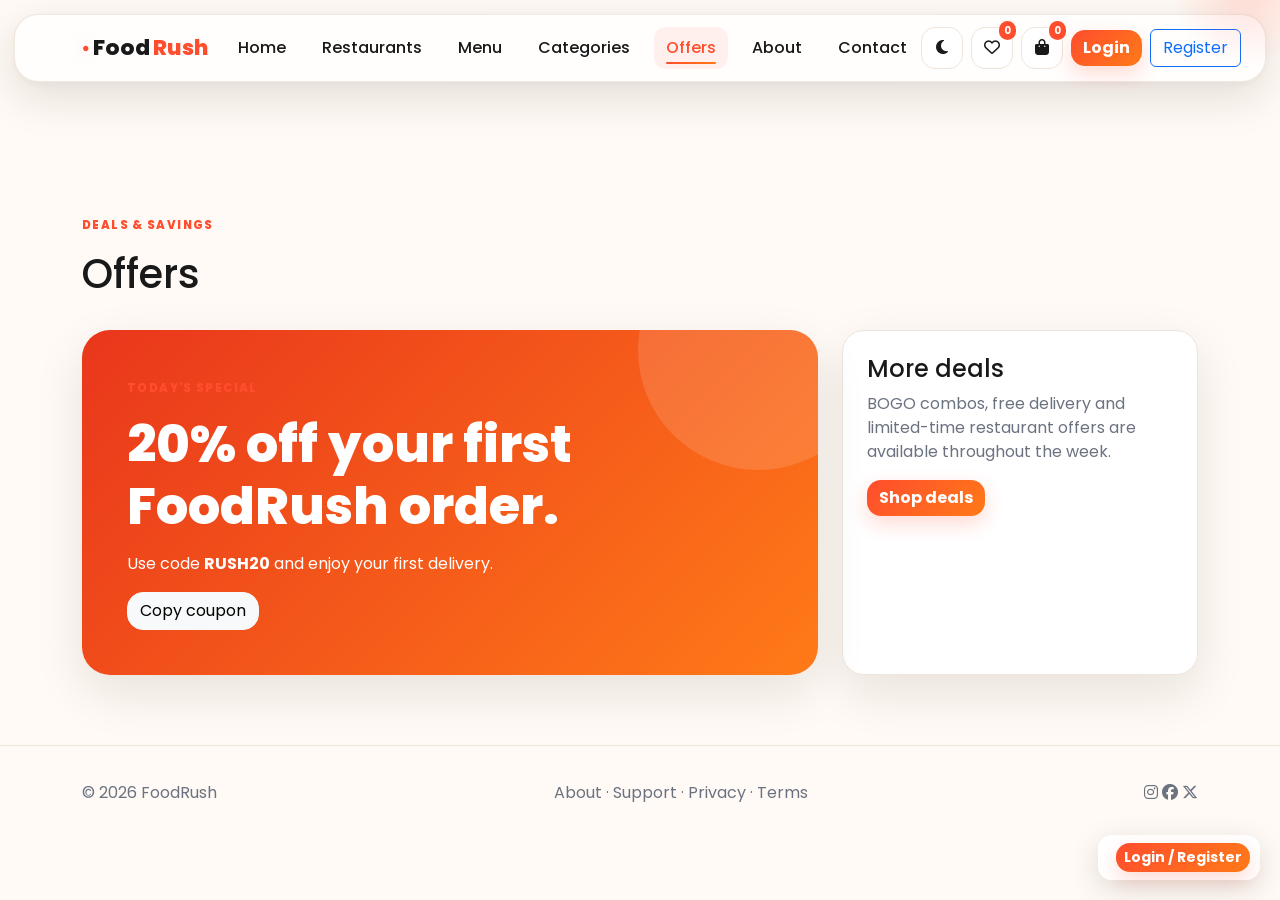
<file: offers.html>
<!doctype html><html lang="en"><head><meta charset="utf-8"><meta name="viewport" content="width=device-width,initial-scale=1"><title>FoodRush — Offers</title><link rel="preconnect" href="https://fonts.googleapis.com"><link href="https://fonts.googleapis.com/css2?family=Poppins:wght@400;500;600;700;800&display=swap" rel="stylesheet"><link href="https://cdn.jsdelivr.net/npm/bootstrap@5.3.3/dist/css/bootstrap.min.css" rel="stylesheet"><link href="https://cdnjs.cloudflare.com/ajax/libs/font-awesome/6.7.2/css/all.min.css" rel="stylesheet"><link rel="stylesheet" href="assets/css/style.css"></head><body>
<header class="navbar-wrap"><nav class="navbar navbar-expand-lg"><div class="container"><a class="navbar-brand fw-800" href="index.html"><span class="logo-dot">●</span> Food<span>Rush</span></a><button class="navbar-toggler" data-bs-toggle="collapse" data-bs-target="#nav"><i class="fa-solid fa-bars"></i></button><div id="nav" class="collapse navbar-collapse"><ul class="navbar-nav mx-auto gap-lg-2">
<li><a class="nav-link" href="index.html">Home</a></li><li><a class="nav-link" href="restaurants.html">Restaurants</a></li><li><a class="nav-link" href="menu.html">Menu</a></li><li><a class="nav-link" href="categories.html">Categories</a></li><li><a class="nav-link" href="offers.html">Offers</a></li><li><a class="nav-link" href="about.html">About</a></li><li><a class="nav-link" href="contact.html">Contact</a></li></ul><div class="d-flex align-items-center gap-2"><button id="theme" class="icon-btn" title="Toggle theme"><i class="fa-solid fa-moon"></i></button><button class="icon-btn" onclick="openWishlist()"><i class="fa-regular fa-heart"></i><b id="wishCount">0</b></button><button class="icon-btn" onclick="openCart()"><i class="fa-solid fa-bag-shopping"></i><b id="cartCount">0</b></button><a data-main-login href="auth.html" class="btn btn-brand">Login</a><a data-main-register href="auth.html#register" class="btn btn-outline-primary">Register</a><button data-main-logout class="btn btn-outline-danger" onclick="foodrushLogout()" style="display:none;">Logout</button></div></div></div></nav></header>
<main><section class="section page-top"><div class="container"><p class="eyebrow">DEALS & SAVINGS</p><h1>Offers</h1><div class="row g-4 mt-2"><div class="col-lg-8"><div class="offer-banner"><span class="tag">TODAY'S SPECIAL</span><h2>20% off your first FoodRush order.</h2><p>Use code <b>RUSH20</b> and enjoy your first delivery.</p><button class="btn btn-light rounded-4" onclick="copyCoupon()">Copy coupon</button><span id="couponMsg" class="ms-2"></span></div></div><div class="col-lg-4"><div class="glass p-4 h-100"><h4>More deals</h4><p class="muted">BOGO combos, free delivery and limited-time restaurant offers are available throughout the week.</p><a href="menu.html" class="btn btn-brand">Shop deals</a></div></div></div></div></section></main><footer><div class="container d-flex flex-wrap justify-content-between gap-3"><span>© 2026 FoodRush</span><span><a href="about.html">About</a> · <a href="contact.html">Support</a> · Privacy · Terms</span><span><i class="fa-brands fa-instagram"></i> <i class="fa-brands fa-facebook"></i> <i class="fa-brands fa-x-twitter"></i></span></div></footer><div id="modal" class="modal-shell" hidden></div><div id="toast" class="toastx"></div><script src="https://cdn.jsdelivr.net/npm/bootstrap@5.3.3/dist/js/bootstrap.bundle.min.js"></script><script src="assets/js/app.js"></script>
<div id="fr-auth-controls"
     style="position:fixed;right:20px;bottom:20px;z-index:10000;display:flex;gap:8px;align-items:center;background:rgba(255,255,255,.96);padding:8px 10px;border-radius:14px;box-shadow:0 8px 30px rgba(0,0,0,.14);">
  <span data-fr-user class="small fw-semibold"></span>
  <a data-fr-login href="auth.html" class="btn btn-brand btn-sm">Login / Register</a>
  <button data-fr-logout type="button" onclick="foodrushLogout()" class="btn btn-outline-danger btn-sm" style="display:none;">Logout</button>
</div>

<script>
(function(){
  window.foodrushLogout = function(){
    localStorage.removeItem('fr_user');
    localStorage.removeItem('fr_cart');
    localStorage.removeItem('fr_checkout_user');
    window.location.href='auth.html';
  };
  window.updateFoodRushAuth = function(){
    var user = null;
    try { user = JSON.parse(localStorage.getItem('fr_user') || 'null'); } catch(e) {}
    document.querySelectorAll('[data-fr-login]').forEach(function(el){
      el.style.display = user ? 'none' : '';
    });
    document.querySelectorAll('[data-fr-logout]').forEach(function(el){
      el.style.display = user ? '' : 'none';
    });
    document.querySelectorAll('[data-fr-user]').forEach(function(el){
      el.textContent = user ? (user.name || user.email || 'Account') : '';
    });
  };
  document.addEventListener('DOMContentLoaded', window.updateFoodRushAuth);
})();
</script>


<script>

/* FoodRush premium motion engine */
(function(){
  const ready = () => {
    document.body.classList.add('fr-ready');

    const header = document.querySelector('.navbar-wrap');
    if(header){
      const onScroll = () => header.classList.toggle('scrolled', window.scrollY > 16);
      onScroll();
      window.addEventListener('scroll', onScroll, {passive:true});

      const path = location.pathname.split('/').pop() || 'index.html';
      header.querySelectorAll('.nav-link').forEach(link => {
        const href = (link.getAttribute('href') || '').split('?')[0].split('#')[0];
        if(href === path || (path === '' && href === 'index.html')){
          link.classList.add('active');
          link.setAttribute('aria-current','page');
        }
      });
    }

    const targets = document.querySelectorAll(
      'main > section, main .section, main .card, main .category-card, main .restaurant-card, main .food-card, main .glass, main .offer-banner, footer'
    );
    targets.forEach((el, i) => {
      if(el.closest('.modal-shell')) return;
      el.classList.add(i % 3 === 0 ? 'reveal' : 'reveal-scale');
      el.style.transitionDelay = Math.min((i % 6) * 55, 275) + 'ms';
    });

    if('IntersectionObserver' in window){
      const observer = new IntersectionObserver((entries, obs) => {
        entries.forEach(entry => {
          if(entry.isIntersecting){
            entry.target.classList.add('is-visible');
            obs.unobserve(entry.target);
          }
        });
      }, {threshold:.10, rootMargin:'0px 0px -45px'});
      document.querySelectorAll('.reveal,.reveal-scale').forEach(el => observer.observe(el));
    }else{
      document.querySelectorAll('.reveal,.reveal-scale').forEach(el => el.classList.add('is-visible'));
    }

    document.querySelectorAll('.btn-brand,.btn:not(.navbar-toggler)').forEach(btn => {
      if(btn.dataset.rippleBound) return;
      btn.dataset.rippleBound = '1';
      btn.addEventListener('click', function(e){
        if(this.disabled) return;
        const rect = this.getBoundingClientRect();
        const ripple = document.createElement('span');
        ripple.className = 'fr-ripple';
        const size = Math.max(rect.width, rect.height) * .32;
        ripple.style.width = ripple.style.height = size + 'px';
        ripple.style.left = (e.clientX - rect.left - size/2) + 'px';
        ripple.style.top = (e.clientY - rect.top - size/2) + 'px';
        this.appendChild(ripple);
        setTimeout(() => ripple.remove(), 650);
      });
    });

    // Gentle tilt for desktop food/restaurant cards.
    if(window.matchMedia('(pointer:fine)').matches && !window.matchMedia('(prefers-reduced-motion:reduce)').matches){
      document.querySelectorAll('.food-card,.restaurant-card,.category-card').forEach(card => {
        card.addEventListener('mousemove', e => {
          const r = card.getBoundingClientRect();
          const x = (e.clientX-r.left)/r.width-.5;
          const y = (e.clientY-r.top)/r.height-.5;
          card.style.transform = `translateY(-7px) perspective(700px) rotateX(${(-y*2).toFixed(2)}deg) rotateY(${(x*2).toFixed(2)}deg)`;
        });
        card.addEventListener('mouseleave', () => card.style.transform = '');
      });
    }
  };

  if(document.readyState === 'loading') document.addEventListener('DOMContentLoaded', ready);
  else ready();
})();

</script>
</body></html>
</file>
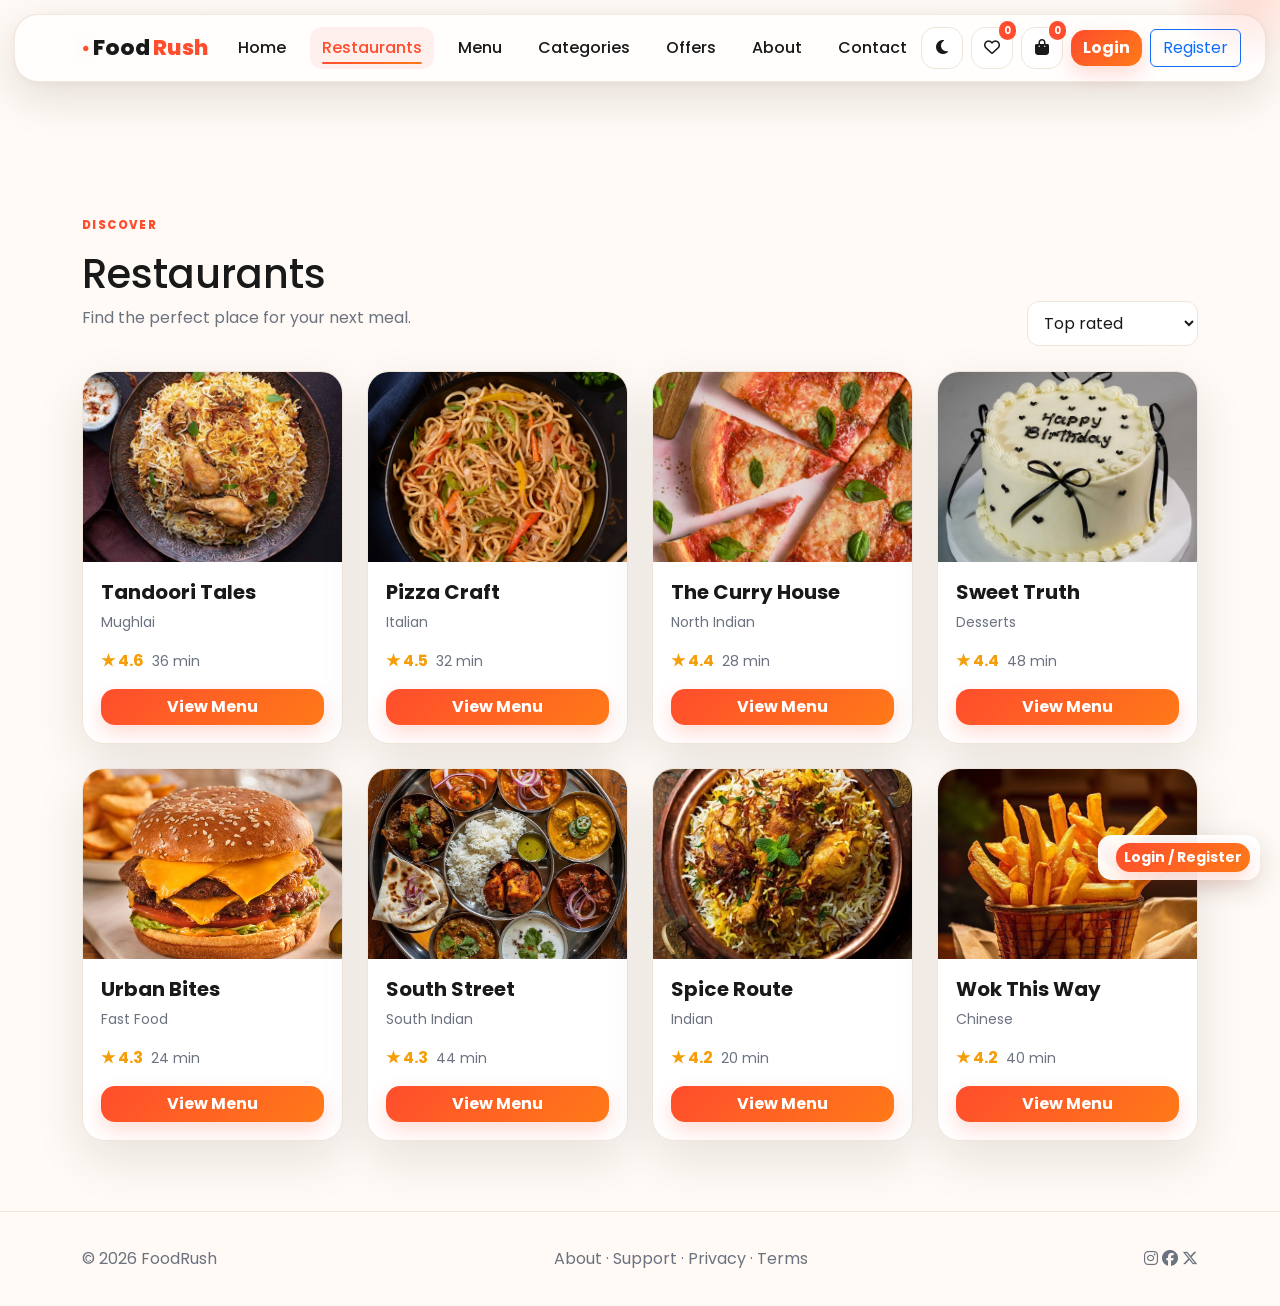
<file: restaurants.html>
<!doctype html><html lang="en"><head><meta charset="utf-8"><meta name="viewport" content="width=device-width,initial-scale=1"><title>FoodRush — Restaurants</title><link rel="preconnect" href="https://fonts.googleapis.com"><link href="https://fonts.googleapis.com/css2?family=Poppins:wght@400;500;600;700;800&display=swap" rel="stylesheet"><link href="https://cdn.jsdelivr.net/npm/bootstrap@5.3.3/dist/css/bootstrap.min.css" rel="stylesheet"><link href="https://cdnjs.cloudflare.com/ajax/libs/font-awesome/6.7.2/css/all.min.css" rel="stylesheet"><link rel="stylesheet" href="assets/css/style.css"></head><body>
<header class="navbar-wrap"><nav class="navbar navbar-expand-lg"><div class="container"><a class="navbar-brand fw-800" href="index.html"><span class="logo-dot">●</span> Food<span>Rush</span></a><button class="navbar-toggler" data-bs-toggle="collapse" data-bs-target="#nav"><i class="fa-solid fa-bars"></i></button><div id="nav" class="collapse navbar-collapse"><ul class="navbar-nav mx-auto gap-lg-2">
<li><a class="nav-link" href="index.html">Home</a></li><li><a class="nav-link" href="restaurants.html">Restaurants</a></li><li><a class="nav-link" href="menu.html">Menu</a></li><li><a class="nav-link" href="categories.html">Categories</a></li><li><a class="nav-link" href="offers.html">Offers</a></li><li><a class="nav-link" href="about.html">About</a></li><li><a class="nav-link" href="contact.html">Contact</a></li></ul><div class="d-flex align-items-center gap-2"><button id="theme" class="icon-btn" title="Toggle theme"><i class="fa-solid fa-moon"></i></button><button class="icon-btn" onclick="openWishlist()"><i class="fa-regular fa-heart"></i><b id="wishCount">0</b></button><button class="icon-btn" onclick="openCart()"><i class="fa-solid fa-bag-shopping"></i><b id="cartCount">0</b></button><a data-main-login href="auth.html" class="btn btn-brand">Login</a><a data-main-register href="auth.html#register" class="btn btn-outline-primary">Register</a><button data-main-logout class="btn btn-outline-danger" onclick="foodrushLogout()" style="display:none;">Logout</button></div></div></div></nav></header>
<main><section class="section page-top"><div class="container"><div class="section-head"><div><p class="eyebrow">DISCOVER</p><h1>Restaurants</h1><p class="muted">Find the perfect place for your next meal.</p></div><select id="sort" class="filter"><option value="rating">Top rated</option><option value="time">Fastest delivery</option><option value="price">Price</option></select></div><div id="restaurantGrid" class="row g-4"></div></div></section></main><footer><div class="container d-flex flex-wrap justify-content-between gap-3"><span>© 2026 FoodRush</span><span><a href="about.html">About</a> · <a href="contact.html">Support</a> · Privacy · Terms</span><span><i class="fa-brands fa-instagram"></i> <i class="fa-brands fa-facebook"></i> <i class="fa-brands fa-x-twitter"></i></span></div></footer><div id="modal" class="modal-shell" hidden></div><div id="toast" class="toastx"></div><script src="https://cdn.jsdelivr.net/npm/bootstrap@5.3.3/dist/js/bootstrap.bundle.min.js"></script><script src="assets/js/app.js"></script>
<div id="fr-auth-controls"
     style="position:fixed;right:20px;bottom:20px;z-index:10000;display:flex;gap:8px;align-items:center;background:rgba(255,255,255,.96);padding:8px 10px;border-radius:14px;box-shadow:0 8px 30px rgba(0,0,0,.14);">
  <span data-fr-user class="small fw-semibold"></span>
  <a data-fr-login href="auth.html" class="btn btn-brand btn-sm">Login / Register</a>
  <button data-fr-logout type="button" onclick="foodrushLogout()" class="btn btn-outline-danger btn-sm" style="display:none;">Logout</button>
</div>

<script>
(function(){
  window.foodrushLogout = function(){
    localStorage.removeItem('fr_user');
    localStorage.removeItem('fr_cart');
    localStorage.removeItem('fr_checkout_user');
    window.location.href='auth.html';
  };
  window.updateFoodRushAuth = function(){
    var user = null;
    try { user = JSON.parse(localStorage.getItem('fr_user') || 'null'); } catch(e) {}
    document.querySelectorAll('[data-fr-login]').forEach(function(el){
      el.style.display = user ? 'none' : '';
    });
    document.querySelectorAll('[data-fr-logout]').forEach(function(el){
      el.style.display = user ? '' : 'none';
    });
    document.querySelectorAll('[data-fr-user]').forEach(function(el){
      el.textContent = user ? (user.name || user.email || 'Account') : '';
    });
  };
  document.addEventListener('DOMContentLoaded', window.updateFoodRushAuth);
})();
</script>


<script>

/* FoodRush premium motion engine */
(function(){
  const ready = () => {
    document.body.classList.add('fr-ready');

    const header = document.querySelector('.navbar-wrap');
    if(header){
      const onScroll = () => header.classList.toggle('scrolled', window.scrollY > 16);
      onScroll();
      window.addEventListener('scroll', onScroll, {passive:true});

      const path = location.pathname.split('/').pop() || 'index.html';
      header.querySelectorAll('.nav-link').forEach(link => {
        const href = (link.getAttribute('href') || '').split('?')[0].split('#')[0];
        if(href === path || (path === '' && href === 'index.html')){
          link.classList.add('active');
          link.setAttribute('aria-current','page');
        }
      });
    }

    const targets = document.querySelectorAll(
      'main > section, main .section, main .card, main .category-card, main .restaurant-card, main .food-card, main .glass, main .offer-banner, footer'
    );
    targets.forEach((el, i) => {
      if(el.closest('.modal-shell')) return;
      el.classList.add(i % 3 === 0 ? 'reveal' : 'reveal-scale');
      el.style.transitionDelay = Math.min((i % 6) * 55, 275) + 'ms';
    });

    if('IntersectionObserver' in window){
      const observer = new IntersectionObserver((entries, obs) => {
        entries.forEach(entry => {
          if(entry.isIntersecting){
            entry.target.classList.add('is-visible');
            obs.unobserve(entry.target);
          }
        });
      }, {threshold:.10, rootMargin:'0px 0px -45px'});
      document.querySelectorAll('.reveal,.reveal-scale').forEach(el => observer.observe(el));
    }else{
      document.querySelectorAll('.reveal,.reveal-scale').forEach(el => el.classList.add('is-visible'));
    }

    document.querySelectorAll('.btn-brand,.btn:not(.navbar-toggler)').forEach(btn => {
      if(btn.dataset.rippleBound) return;
      btn.dataset.rippleBound = '1';
      btn.addEventListener('click', function(e){
        if(this.disabled) return;
        const rect = this.getBoundingClientRect();
        const ripple = document.createElement('span');
        ripple.className = 'fr-ripple';
        const size = Math.max(rect.width, rect.height) * .32;
        ripple.style.width = ripple.style.height = size + 'px';
        ripple.style.left = (e.clientX - rect.left - size/2) + 'px';
        ripple.style.top = (e.clientY - rect.top - size/2) + 'px';
        this.appendChild(ripple);
        setTimeout(() => ripple.remove(), 650);
      });
    });

    // Gentle tilt for desktop food/restaurant cards.
    if(window.matchMedia('(pointer:fine)').matches && !window.matchMedia('(prefers-reduced-motion:reduce)').matches){
      document.querySelectorAll('.food-card,.restaurant-card,.category-card').forEach(card => {
        card.addEventListener('mousemove', e => {
          const r = card.getBoundingClientRect();
          const x = (e.clientX-r.left)/r.width-.5;
          const y = (e.clientY-r.top)/r.height-.5;
          card.style.transform = `translateY(-7px) perspective(700px) rotateX(${(-y*2).toFixed(2)}deg) rotateY(${(x*2).toFixed(2)}deg)`;
        });
        card.addEventListener('mouseleave', () => card.style.transform = '');
      });
    }
  };

  if(document.readyState === 'loading') document.addEventListener('DOMContentLoaded', ready);
  else ready();
})();

</script>
</body></html>
</file>
<file: assets/css/style.css>
:root{--brand:#ff4d2d;--brand2:#ff7a18;--ink:#191919;--muted:#6b7280;--bg:#fffaf5;--card:#fff;--line:#eee4da;--shadow:0 18px 50px rgba(38,20,8,.10)}*{box-sizing:border-box}html{scroll-behavior:smooth}body{margin:0;font-family:Poppins,sans-serif;background:var(--bg);color:var(--ink)}body.dark{--ink:#f7f7f7;--muted:#a6a6a6;--bg:#111;--card:#1b1b1b;--line:#2b2b2b;--shadow:0 18px 50px rgba(0,0,0,.35)}.navbar-wrap{position:sticky;top:0;z-index:20;background:color-mix(in srgb,var(--bg) 85%,transparent);backdrop-filter:blur(18px);border-bottom:1px solid var(--line)}.navbar{padding:14px 0}.navbar-brand{font-size:1.35rem;color:var(--ink)}.navbar-brand span:last-child{color:var(--brand)}.logo-dot{color:var(--brand)}.nav-link{color:var(--ink);font-weight:500}.nav-link:hover{color:var(--brand)}.fw-800{font-weight:800}.icon-btn{border:1px solid var(--line);background:var(--card);color:var(--ink);width:42px;height:42px;border-radius:14px;position:relative}.icon-btn b{position:absolute;right:-4px;top:-7px;background:var(--brand);color:#fff;font-size:10px;border-radius:20px;padding:2px 5px}.btn-brand{background:linear-gradient(135deg,var(--brand),var(--brand2));color:#fff;border:0;border-radius:14px;font-weight:700}.hero{padding:85px 0 70px}.hero h1{font-size:clamp(3rem,6vw,5.5rem);line-height:1.02;font-weight:800;letter-spacing:-.05em}.hero h1 span{color:var(--brand)}.muted{color:var(--muted)}.tag,.eyebrow{display:inline-block;font-size:.72rem;letter-spacing:.12em;font-weight:800;color:var(--brand)}.search-box{display:flex;align-items:center;gap:10px;background:var(--card);border:1px solid var(--line);padding:8px 8px 8px 16px;border-radius:18px;box-shadow:var(--shadow)}.search-box input{border:0;outline:0;background:transparent;color:var(--ink);width:100%;min-width:0}.hero-card{border-radius:38px;overflow:hidden;box-shadow:var(--shadow);transform:rotate(1deg)}.hero-card img{width:100%;height:520px;object-fit:cover}.section{padding:70px 0}.section-head{display:flex;align-items:end;justify-content:space-between;margin-bottom:25px}.section h2{font-size:2rem;font-weight:800}.link-btn{background:none;border:0;color:var(--brand);font-weight:700}.category-card,.restaurant-card,.food-card,.glass{background:var(--card);border:1px solid var(--line);border-radius:22px;box-shadow:var(--shadow)}.category-card{padding:14px;text-align:center;text-decoration:none;color:var(--ink);transition:.2s}.category-card:hover,.food-card:hover,.restaurant-card:hover{transform:translateY(-5px)}.category-card img{width:100%;height:100px;object-fit:cover;border-radius:16px}.restaurant-card,.food-card{overflow:hidden;transition:.2s}.restaurant-img,.food-img{width:100%;height:190px;object-fit:cover}.restaurant-body,.food-body{padding:18px}.rating{color:#f59e0b;font-weight:700}.price{font-weight:800;font-size:1.15rem}.filter,.form-control{background:var(--card);color:var(--ink);border:1px solid var(--line);border-radius:12px;padding:9px 12px}.offer-banner{padding:45px;border-radius:28px;background:linear-gradient(135deg,#e9361c,#ff7a18);color:#fff;box-shadow:var(--shadow)}.offer-banner h2{font-size:clamp(2rem,4vw,3.5rem);font-weight:800;margin:15px 0}.modal-shell{position:fixed!important;top:0!important;left:0!important;right:0!important;bottom:0!important;width:100vw!important;height:100vh!important;height:100dvh!important;z-index:2147483000;background:rgba(0,0,0,.55);display:grid;place-items:center;padding:20px}.modal-shell[hidden]{display:none!important}.modal-box{background:var(--card);color:var(--ink);width:min(620px,100%);max-height:90vh;overflow:auto;border-radius:24px;padding:25px;box-shadow:0 30px 90px #0006}.toastx{position:fixed;right:20px;bottom:20px;background:#191919;color:#fff;padding:13px 18px;border-radius:14px;z-index:100;opacity:0;transform:translateY(20px);transition:.25s}.toastx.show{opacity:1;transform:none}footer{padding:35px 0;border-top:1px solid var(--line);color:var(--muted)}@media(max-width:768px){.hero{padding:55px 0}.hero-card img{height:330px}.section{padding:50px 0}.section-head{align-items:start;gap:10px}.search-box{flex-wrap:wrap}.search-box button{width:100%}}

.page-top{padding-top:130px;min-height:70vh}.navbar-wrap{position:sticky;top:0;z-index:1000}footer a{color:inherit;text-decoration:none}


/* =========================================================
   FoodRush Premium Motion & Floating Header
   ========================================================= */
:root{
  --motion-fast:.18s;
  --motion:.32s;
  --motion-slow:.65s;
  --ease:cubic-bezier(.2,.8,.2,1);
}
html{scroll-behavior:smooth;scroll-padding-top:105px}
body{
  overflow-x:hidden;
  /* IMPORTANT: never animate body with transform. A transformed body changes
     the containing block for position:fixed dialogs and makes them move with
     the document when the user scrolls. */
  animation:frPageIn .55s ease both;
}
@keyframes frPageIn{from{opacity:0}to{opacity:1}}
body.fr-modal-open{overflow:hidden!important;}


.navbar-wrap{
  position:sticky!important;
  top:14px!important;
  z-index:1000!important;
  width:min(1380px,calc(100% - 28px));
  margin:14px auto 0;
  background:transparent!important;
  border:0!important;
  transition:transform var(--motion) var(--ease),filter var(--motion) var(--ease);
}
.navbar-wrap::before{
  content:"";
  position:absolute;
  inset:0;
  border-radius:24px;
  padding:1px;
  background:linear-gradient(120deg,rgba(255,77,45,.42),rgba(255,255,255,.16),rgba(255,122,24,.32));
  -webkit-mask:linear-gradient(#000 0 0) content-box,linear-gradient(#000 0 0);
  -webkit-mask-composite:xor;
  mask-composite:exclude;
  pointer-events:none;
  opacity:.8;
}
.navbar-wrap .navbar{
  position:relative;
  min-height:66px;
  padding:10px 14px;
  border:1px solid color-mix(in srgb,var(--line) 78%,transparent);
  border-radius:24px;
  background:color-mix(in srgb,var(--card) 82%,transparent);
  backdrop-filter:blur(22px) saturate(150%);
  -webkit-backdrop-filter:blur(22px) saturate(150%);
  box-shadow:0 14px 45px rgba(38,20,8,.13),0 2px 10px rgba(0,0,0,.04);
  overflow:visible;
}
.navbar-wrap.scrolled .navbar{
  box-shadow:0 18px 55px rgba(38,20,8,.18),0 3px 14px rgba(0,0,0,.07);
}
.navbar-wrap .navbar::after{
  content:"";
  position:absolute;
  width:170px;height:170px;
  right:-70px;top:-115px;
  background:radial-gradient(circle,rgba(255,77,45,.18),transparent 68%);
  pointer-events:none;
  animation:frGlow 5s ease-in-out infinite alternate;
}
@keyframes frGlow{from{transform:scale(.85);opacity:.55}to{transform:scale(1.15);opacity:1}}

.navbar-brand{
  display:inline-flex;
  align-items:center;
  gap:3px;
  transition:transform var(--motion) var(--ease);
}
.navbar-brand:hover{transform:translateY(-2px) scale(1.02)}
.logo-dot{
  display:inline-block;
  font-size:.78rem;
  filter:drop-shadow(0 0 8px rgba(255,77,45,.45));
  animation:frLogoPulse 2.5s ease-in-out infinite;
}
@keyframes frLogoPulse{0%,100%{transform:scale(1)}50%{transform:scale(1.18)}}

.navbar-nav .nav-link{
  position:relative;
  margin:2px 2px;
  padding:9px 12px!important;
  border-radius:12px;
  transition:color var(--motion-fast) var(--ease),background var(--motion-fast) var(--ease),transform var(--motion-fast) var(--ease);
}
.navbar-nav .nav-link::after{
  content:"";
  position:absolute;
  left:12px;right:12px;bottom:5px;
  height:2px;
  border-radius:99px;
  background:linear-gradient(90deg,var(--brand),var(--brand2));
  transform:scaleX(0);
  transform-origin:center;
  transition:transform var(--motion) var(--ease);
}
.navbar-nav .nav-link:hover{
  background:color-mix(in srgb,var(--brand) 8%,transparent);
  transform:translateY(-2px);
}
.navbar-nav .nav-link:hover::after,
.navbar-nav .nav-link.active::after{transform:scaleX(1)}
.navbar-nav .nav-link.active{
  color:var(--brand)!important;
  background:color-mix(in srgb,var(--brand) 8%,transparent);
}

.icon-btn,.btn,.category-card,.restaurant-card,.food-card,.glass,.offer-banner,.search-box{
  transition:transform var(--motion) var(--ease),box-shadow var(--motion) var(--ease),border-color var(--motion) var(--ease),background var(--motion) var(--ease);
}
.icon-btn:hover{
  transform:translateY(-3px) rotate(-2deg);
  box-shadow:0 10px 25px rgba(38,20,8,.12);
  border-color:color-mix(in srgb,var(--brand) 45%,var(--line));
}
.btn-brand{
  position:relative;
  overflow:hidden;
  box-shadow:0 8px 20px rgba(255,77,45,.20);
}
.btn-brand:hover{
  color:#fff;
  transform:translateY(-3px);
  box-shadow:0 14px 28px rgba(255,77,45,.28);
}
.btn:active{transform:translateY(0) scale(.97)!important}
.btn-brand::before{
  content:"";
  position:absolute;
  top:-80%;left:-45%;
  width:35%;height:260%;
  transform:rotate(25deg) translateX(-180%);
  background:rgba(255,255,255,.25);
  transition:transform .7s ease;
}
.btn-brand:hover::before{transform:rotate(25deg) translateX(620%)}

.hero{
  position:relative;
  overflow:hidden;
}
.hero::before{
  content:"";
  position:absolute;
  width:420px;height:420px;
  left:-190px;top:-180px;
  border-radius:50%;
  background:radial-gradient(circle,rgba(255,77,45,.14),transparent 68%);
  animation:frFloat 8s ease-in-out infinite alternate;
  pointer-events:none;
}
@keyframes frFloat{from{transform:translate3d(0,0,0)}to{transform:translate3d(45px,28px,0)}}
.hero-card{
  animation:frHero 1s .15s var(--ease) both;
  transform-origin:center;
}
@keyframes frHero{
  from{opacity:0;transform:translate3d(35px,18px,0) rotate(3deg) scale(.96)}
  to{opacity:1;transform:translate3d(0,0,0) rotate(1deg) scale(1)}
}
.hero-card img{transition:transform 1s var(--ease),filter 1s var(--ease)}
.hero-card:hover img{transform:scale(1.045);filter:saturate(1.08)}

.reveal{
  opacity:0;
  transform:translateY(28px);
  transition:opacity .7s var(--ease),transform .7s var(--ease);
}
.reveal.is-visible{opacity:1;transform:none}
.reveal-scale{
  opacity:0;
  transform:translateY(18px) scale(.97);
  transition:opacity .65s var(--ease),transform .65s var(--ease);
}
.reveal-scale.is-visible{opacity:1;transform:none}

.category-card:hover,.restaurant-card:hover,.food-card:hover{
  transform:translateY(-9px);
  box-shadow:0 24px 55px rgba(38,20,8,.15);
}
.category-card img,.restaurant-img,.food-img{
  transition:transform .6s var(--ease),filter .6s var(--ease);
}
.category-card:hover img,.restaurant-card:hover img,.food-card:hover img{
  transform:scale(1.055);
  filter:saturate(1.08);
}
.offer-banner{
  position:relative;
  overflow:hidden;
}
.offer-banner::before{
  content:"";
  position:absolute;
  width:240px;height:240px;
  right:-60px;top:-100px;
  border-radius:50%;
  background:rgba(255,255,255,.13);
  animation:frOfferFloat 5s ease-in-out infinite alternate;
}
@keyframes frOfferFloat{from{transform:translate(0,0)}to{transform:translate(-35px,28px)}}

.search-box:focus-within{
  transform:translateY(-2px);
  border-color:color-mix(in srgb,var(--brand) 45%,var(--line));
  box-shadow:0 18px 48px rgba(255,77,45,.12);
}
footer{
  animation:frFooter 1s ease both;
}
@keyframes frFooter{from{opacity:0}to{opacity:1}}

.fr-ripple{
  position:absolute;
  border-radius:50%;
  pointer-events:none;
  background:rgba(255,255,255,.35);
  transform:scale(0);
  animation:frRipple .6s ease-out forwards;
}
@keyframes frRipple{to{transform:scale(5);opacity:0}}

.navbar-toggler{
  border:1px solid var(--line)!important;
  border-radius:12px!important;
  transition:transform var(--motion) var(--ease),box-shadow var(--motion) var(--ease);
}
.navbar-toggler:hover{transform:rotate(3deg);box-shadow:0 8px 22px rgba(0,0,0,.1)}

@media(max-width:991.98px){
  .navbar-wrap{width:calc(100% - 20px);top:10px;margin-top:10px}
  .navbar-wrap .navbar{padding:9px 12px;border-radius:20px}
  .navbar-collapse{
    margin-top:10px;
    padding:10px;
    border-radius:18px;
    background:color-mix(in srgb,var(--card) 94%,transparent);
    box-shadow:0 15px 40px rgba(0,0,0,.10);
  }
  .navbar-nav .nav-link{margin:2px 0}
}
@media(max-width:575.98px){
  .navbar-wrap{width:calc(100% - 14px);top:7px;margin-top:7px}
  .navbar-wrap .navbar{min-height:58px;border-radius:18px}
  .navbar-brand{font-size:1.15rem}
  .navbar-wrap .d-flex.align-items-center.gap-2 .icon-btn{width:38px;height:38px;border-radius:12px}
}
@media(prefers-reduced-motion:reduce){
  *,*::before,*::after{
    animation-duration:.01ms!important;
    animation-iteration-count:1!important;
    scroll-behavior:auto!important;
    transition-duration:.01ms!important;
  }
  .reveal,.reveal-scale{opacity:1!important;transform:none!important}
}

.category-card img{width:100%;aspect-ratio:1/1;object-fit:cover;border-radius:18px}.category-card{background:transparent;padding:8px;transition:.2s}.category-card:hover{transform:translateY(-3px)}
</file>
